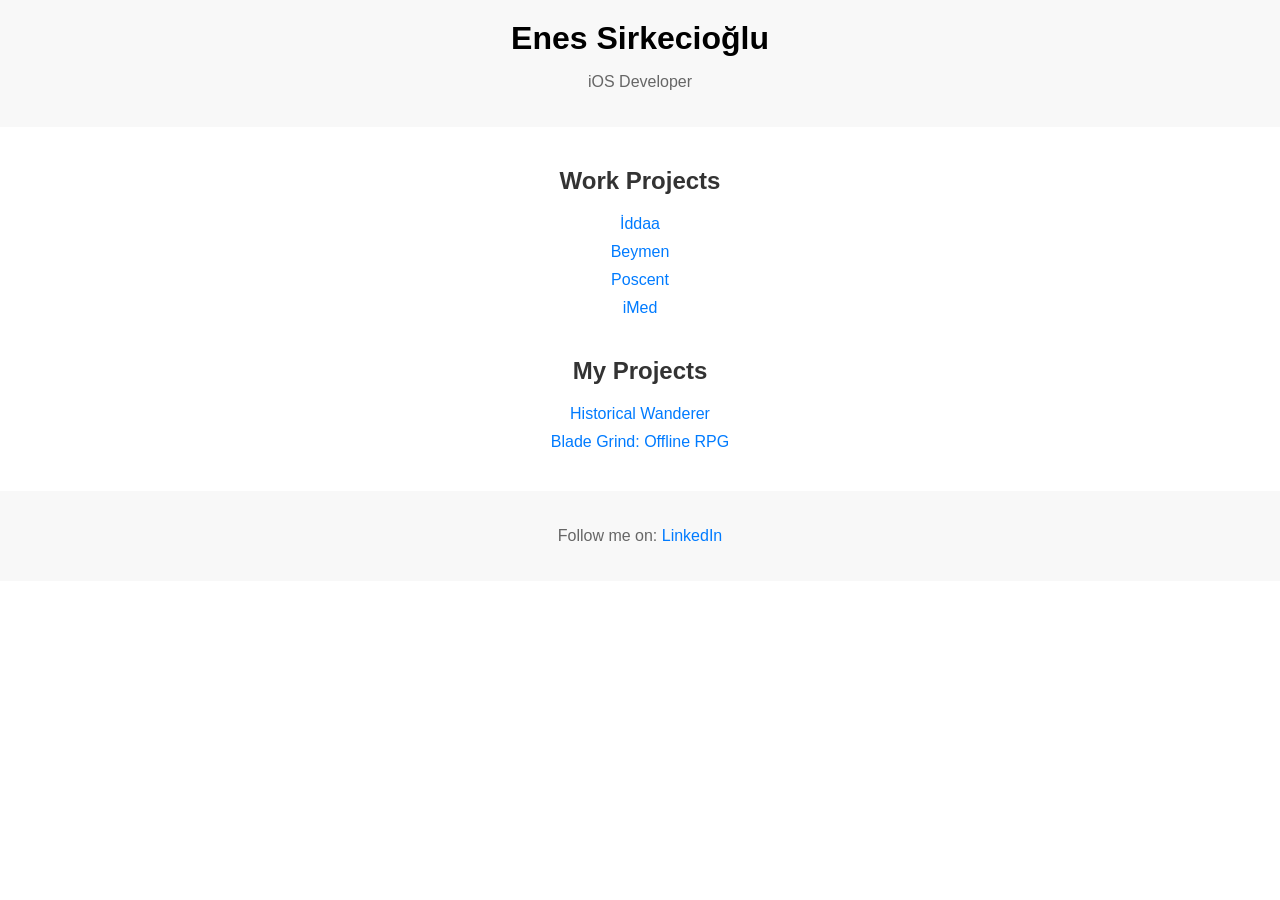
<file: index.html>
<!DOCTYPE html>
<html lang="en">
<head>
    <meta charset="UTF-8">
    <meta name="viewport" content="width=device-width, initial-scale=1.0">
    <title>Enes Sirkecioğlu - iOS Developer</title>
    <link rel="stylesheet" href="style.css">
</head>
<body>
    <header>
        <h1>Enes Sirkecioğlu</h1>
        <p>iOS Developer</p>
    </header>
    <section id="work-projects">
        <h2>Work Projects</h2>
        <ul>
            <li><a href="https://apps.apple.com/tr/app/iddaa-com/id1477847073">İddaa</a></li>
            <li><a href="https://apps.apple.com/tr/app/beymen/id828339291?l=tr">Beymen</a></li>
            <li><a href="https://poscent.com/">Poscent</a></li>
            <li><a href="">iMed</a></li>
        </ul>
    </section>
    <section id="personal-projects">
        <h2>My Projects</h2>
        <ul>
            <li><a href="https://apps.apple.com/us/app/historical-wanderer/id6503242977">Historical Wanderer</a></li>
            <li><a href="blade-grind/index.html">Blade Grind: Offline RPG</a></li>
        </ul>
    </section>
    <footer>
        <p>Follow me on: <a href="https://www.linkedin.com/in/enessirkecioglu/">LinkedIn</a></p>
    </footer>
</body>
</html>
</file>
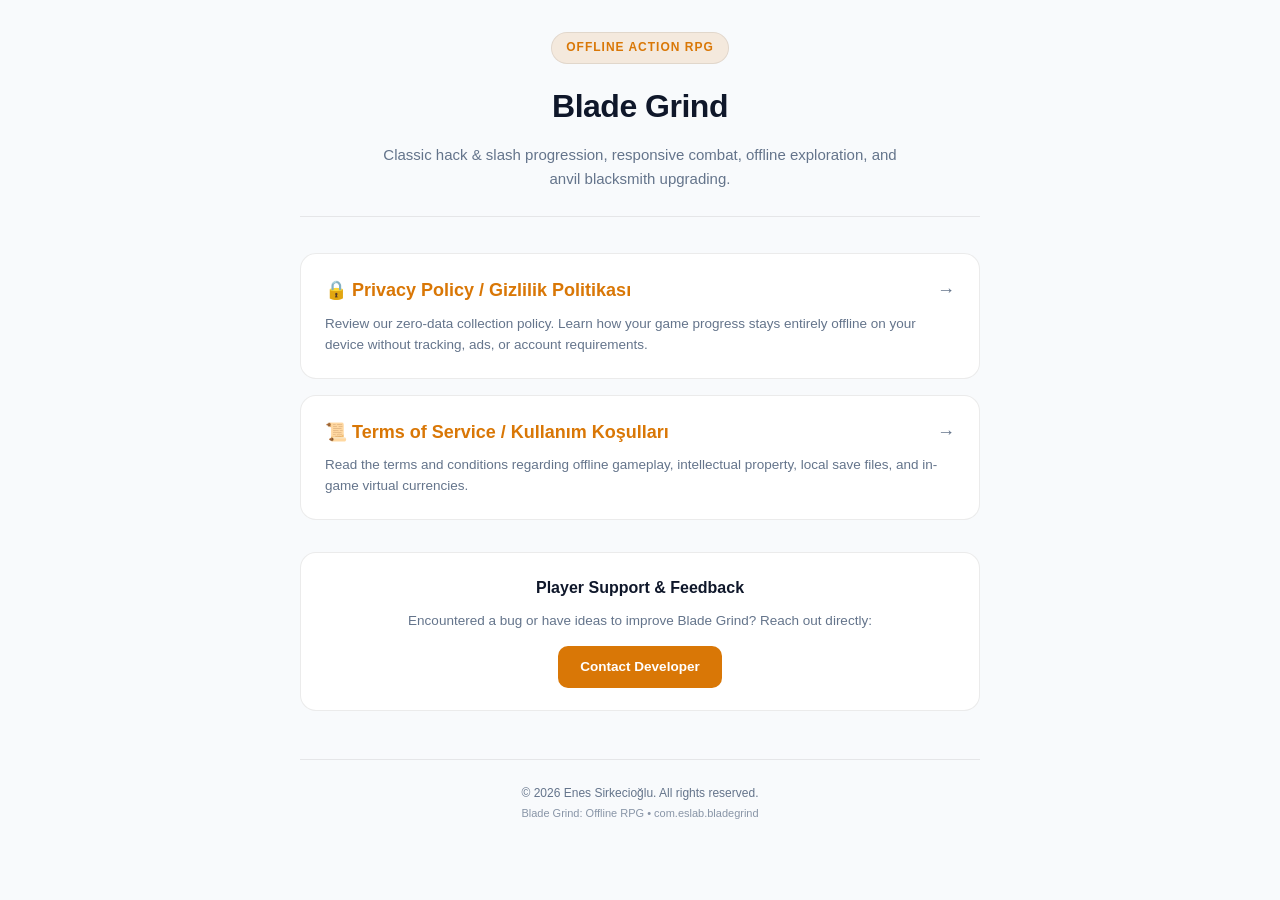
<file: blade-grind/index.html>
<!DOCTYPE html>
<html lang="en">
<head>
    <meta charset="UTF-8">
    <meta name="viewport" content="width=device-width, initial-scale=1.0">
    <title>Blade Grind: Offline RPG - Official Legal & Support Hub</title>
    <style>
        :root {
            --bg-color: #0b0f17;
            --surface-color: #131a26;
            --surface-card: #1c2536;
            --primary: #f59e0b;
            --primary-glow: rgba(245, 158, 11, 0.15);
            --text-main: #f0f4fc;
            --text-muted: #94a3b8;
            --border-color: rgba(255, 255, 255, 0.08);
            --accent: #38bdf8;
        }
        @media (prefers-color-scheme: light) {
            :root {
                --bg-color: #f8fafc;
                --surface-color: #ffffff;
                --surface-card: #f1f5f9;
                --primary: #d97706;
                --primary-glow: rgba(217, 119, 6, 0.12);
                --text-main: #0f172a;
                --text-muted: #64748b;
                --border-color: rgba(0, 0, 0, 0.08);
                --accent: #0284c7;
            }
        }
        * { box-sizing: border-box; margin: 0; padding: 0; }
        body {
            font-family: -apple-system, BlinkMacSystemFont, "Segoe UI", Roboto, Helvetica, Arial, sans-serif;
            background-color: var(--bg-color);
            color: var(--text-main);
            line-height: 1.65;
            padding: 32px 16px;
        }
        .container {
            max-width: 680px;
            margin: 0 auto;
        }
        .hero {
            text-align: center;
            margin-bottom: 36px;
            padding-bottom: 24px;
            border-bottom: 1px solid var(--border-color);
        }
        .badge {
            display: inline-block;
            background: var(--primary-glow);
            color: var(--primary);
            font-size: 12px;
            font-weight: 700;
            text-transform: uppercase;
            letter-spacing: 1px;
            padding: 5px 14px;
            border-radius: 999px;
            margin-bottom: 16px;
            border: 1px solid var(--border-color);
        }
        h1 {
            font-size: 32px;
            font-weight: 800;
            letter-spacing: -0.5px;
            margin-bottom: 10px;
        }
        .tagline {
            font-size: 15px;
            color: var(--text-muted);
            max-width: 520px;
            margin: 0 auto;
        }
        .cards-grid {
            display: grid;
            gap: 16px;
            margin-bottom: 32px;
        }
        .card {
            background: var(--surface-color);
            border: 1px solid var(--border-color);
            border-radius: 16px;
            padding: 22px 24px;
            transition: all 0.2s ease;
            text-decoration: none;
            color: inherit;
            display: block;
        }
        .card:hover {
            transform: translateY(-2px);
            border-color: var(--primary);
            background: var(--surface-card);
        }
        .card-header {
            display: flex;
            align-items: center;
            justify-content: space-between;
            margin-bottom: 8px;
        }
        .card-title {
            font-size: 18px;
            font-weight: 700;
            color: var(--primary);
        }
        .card-arrow {
            font-size: 18px;
            color: var(--text-muted);
        }
        .card-desc {
            font-size: 13.5px;
            color: var(--text-muted);
            line-height: 1.55;
        }
        .support-box {
            background: var(--surface-color);
            border: 1px solid var(--border-color);
            border-radius: 16px;
            padding: 22px 24px;
            text-align: center;
        }
        .support-box h2 {
            font-size: 16px;
            font-weight: 700;
            margin-bottom: 8px;
        }
        .support-box p {
            font-size: 13.5px;
            color: var(--text-muted);
            margin-bottom: 14px;
        }
        .btn-contact {
            display: inline-block;
            background: var(--primary);
            color: #ffffff;
            font-weight: 600;
            font-size: 13.5px;
            padding: 10px 22px;
            border-radius: 10px;
            text-decoration: none;
            transition: opacity 0.2s;
        }
        .btn-contact:hover {
            opacity: 0.9;
        }
        footer {
            margin-top: 48px;
            text-align: center;
            font-size: 12px;
            color: var(--text-muted);
            border-top: 1px solid var(--border-color);
            padding-top: 24px;
        }
    </style>
</head>
<body>
    <div class="container">
        <div class="hero">
            <span class="badge">Offline Action RPG</span>
            <h1>Blade Grind</h1>
            <p class="tagline">Classic hack &amp; slash progression, responsive combat, offline exploration, and anvil blacksmith upgrading.</p>
        </div>

        <div class="cards-grid">
            <a href="privacy.html" class="card">
                <div class="card-header">
                    <span class="card-title">🔒 Privacy Policy / Gizlilik Politikası</span>
                    <span class="card-arrow">→</span>
                </div>
                <p class="card-desc">Review our zero-data collection policy. Learn how your game progress stays entirely offline on your device without tracking, ads, or account requirements.</p>
            </a>

            <a href="terms.html" class="card">
                <div class="card-header">
                    <span class="card-title">📜 Terms of Service / Kullanım Koşulları</span>
                    <span class="card-arrow">→</span>
                </div>
                <p class="card-desc">Read the terms and conditions regarding offline gameplay, intellectual property, local save files, and in-game virtual currencies.</p>
            </a>
        </div>

        <div class="support-box">
            <h2>Player Support &amp; Feedback</h2>
            <p>Encountered a bug or have ideas to improve Blade Grind? Reach out directly:</p>
            <a href="mailto:enes.sirkecioglu1@gmail.com" class="btn-contact">Contact Developer</a>
        </div>

        <footer>
            &copy; 2026 Enes Sirkecioğlu. All rights reserved.<br>
            <span style="font-size: 11px; opacity: 0.75;">Blade Grind: Offline RPG &bull; com.eslab.bladegrind</span>
        </footer>
    </div>
</body>
</html>
</file>
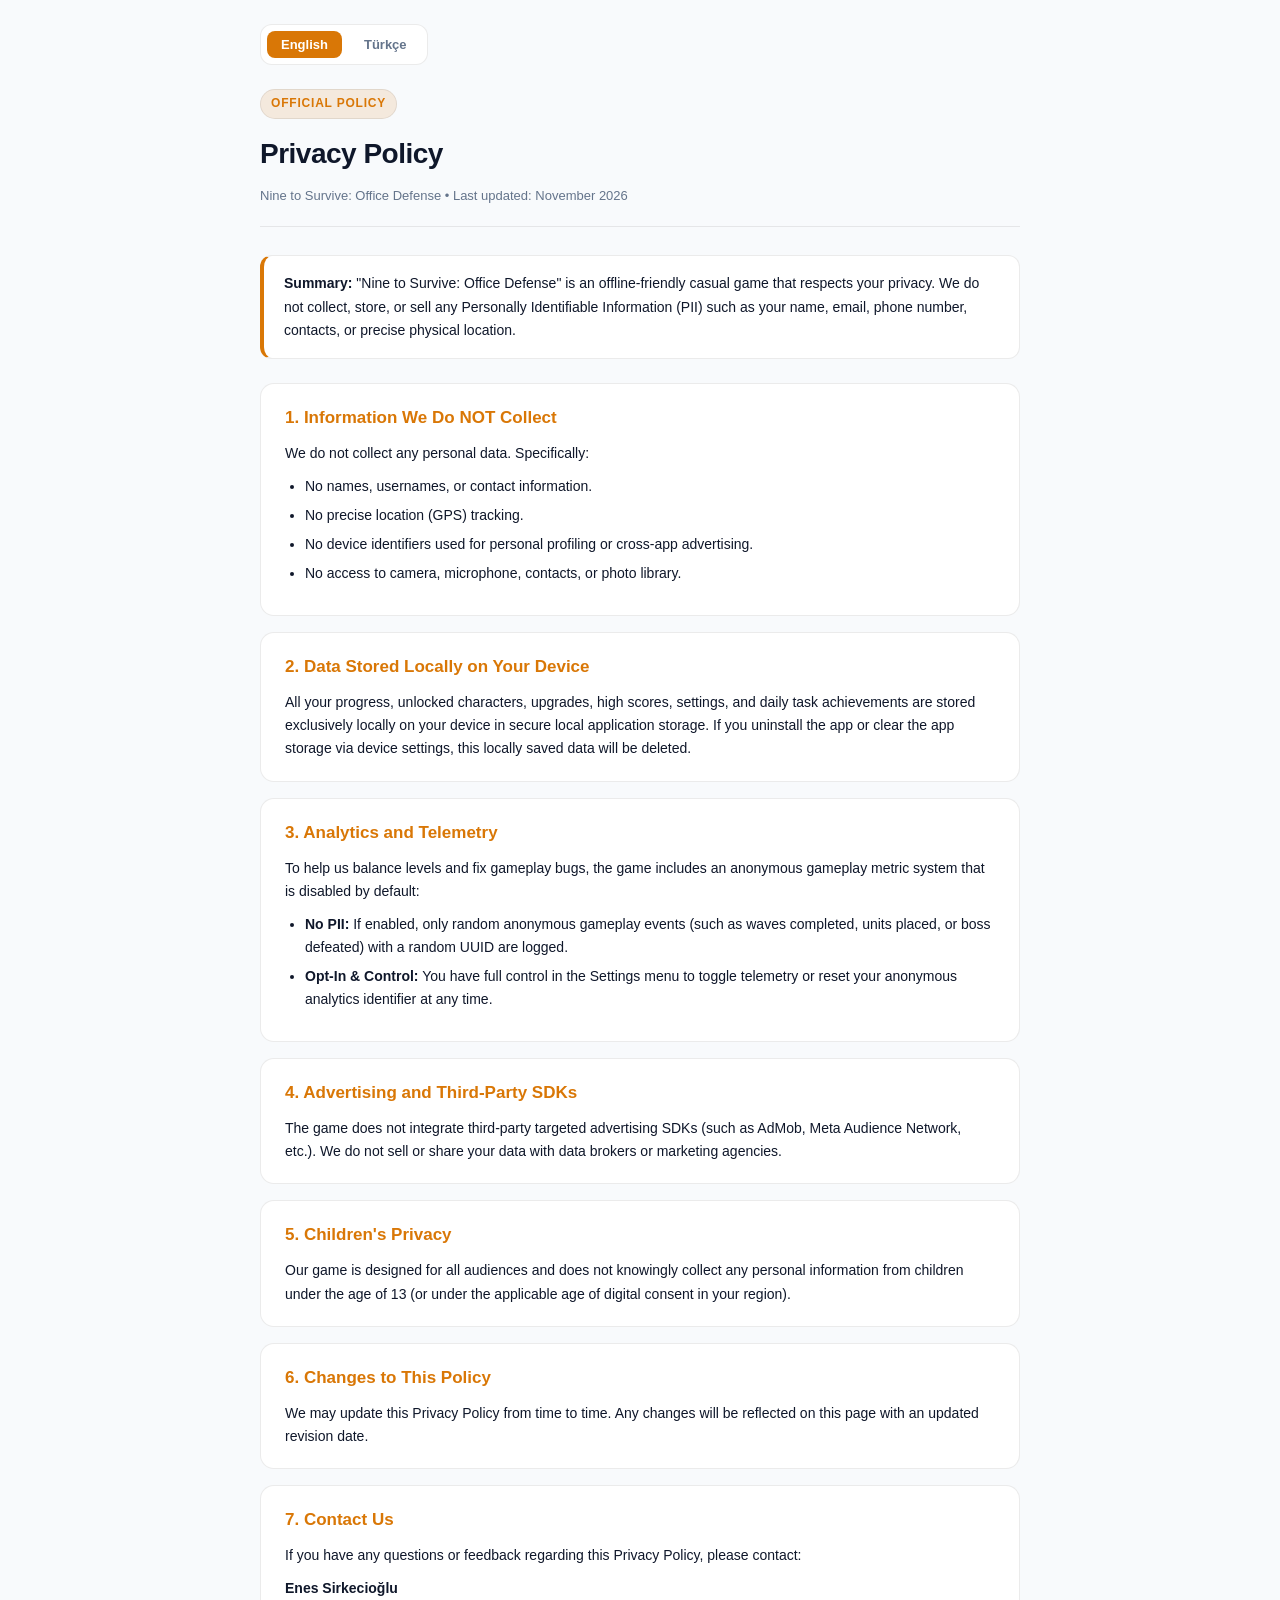
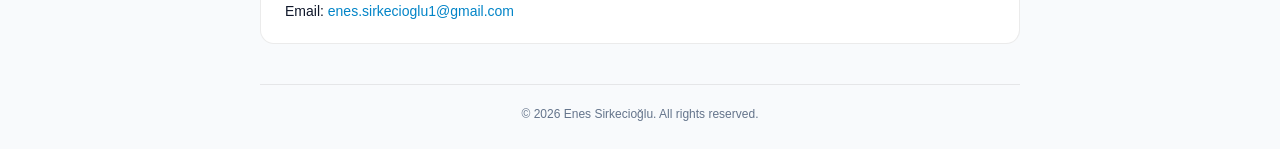
<file: nine-to-survive/index.html>
<!DOCTYPE html>
<html lang="en">
<head>
    <meta charset="UTF-8">
    <meta name="viewport" content="width=device-width, initial-scale=1.0">
    <title>Nine to Survive: Office Defense - Privacy Policy / Gizlilik Politikası</title>
    <style>
        :root {
            --bg-color: #0b0f17;
            --surface-color: #131a26;
            --surface-card: #1c2536;
            --primary: #f59e0b;
            --primary-glow: rgba(245, 158, 11, 0.15);
            --text-main: #f0f4fc;
            --text-muted: #94a3b8;
            --border-color: rgba(255, 255, 255, 0.08);
            --accent: #38bdf8;
        }
        @media (prefers-color-scheme: light) {
            :root {
                --bg-color: #f8fafc;
                --surface-color: #ffffff;
                --surface-card: #f1f5f9;
                --primary: #d97706;
                --primary-glow: rgba(217, 119, 6, 0.12);
                --text-main: #0f172a;
                --text-muted: #64748b;
                --border-color: rgba(0, 0, 0, 0.08);
                --accent: #0284c7;
            }
        }
        * { box-sizing: border-box; margin: 0; padding: 0; }
        body {
            font-family: -apple-system, BlinkMacSystemFont, "Segoe UI", Roboto, Helvetica, Arial, sans-serif;
            background-color: var(--bg-color);
            color: var(--text-main);
            line-height: 1.65;
            padding: 24px 16px;
        }
        .container {
            max-width: 760px;
            margin: 0 auto;
        }
        .lang-switcher {
            display: flex;
            gap: 8px;
            margin-bottom: 24px;
            background: var(--surface-color);
            padding: 6px;
            border-radius: 12px;
            border: 1px solid var(--border-color);
            width: fit-content;
        }
        .lang-btn {
            background: transparent;
            border: none;
            color: var(--text-muted);
            font-size: 13px;
            font-weight: 600;
            padding: 6px 14px;
            border-radius: 8px;
            cursor: pointer;
            transition: all 0.2s ease;
        }
        .lang-btn.active {
            background: var(--primary);
            color: #ffffff;
        }
        header {
            margin-bottom: 28px;
            padding-bottom: 20px;
            border-bottom: 1px solid var(--border-color);
        }
        .badge {
            display: inline-block;
            background: var(--primary-glow);
            color: var(--primary);
            font-size: 12px;
            font-weight: 700;
            text-transform: uppercase;
            letter-spacing: 0.8px;
            padding: 4px 10px;
            border-radius: 999px;
            margin-bottom: 12px;
            border: 1px solid var(--border-color);
        }
        h1 {
            font-size: 28px;
            font-weight: 800;
            letter-spacing: -0.5px;
            margin-bottom: 8px;
        }
        .date {
            font-size: 13px;
            color: var(--text-muted);
        }
        .summary-card {
            background: var(--surface-color);
            border: 1px solid var(--border-color);
            border-left: 4px solid var(--primary);
            border-radius: 12px;
            padding: 16px 20px;
            margin-bottom: 24px;
            font-size: 14px;
        }
        section {
            background: var(--surface-color);
            border: 1px solid var(--border-color);
            border-radius: 14px;
            padding: 20px 24px;
            margin-bottom: 16px;
        }
        h2 {
            font-size: 17px;
            font-weight: 700;
            color: var(--primary);
            margin-bottom: 10px;
        }
        p {
            font-size: 14px;
            margin-bottom: 10px;
        }
        p:last-child {
            margin-bottom: 0;
        }
        ul {
            padding-left: 20px;
            font-size: 14px;
            margin-bottom: 10px;
        }
        li {
            margin-bottom: 6px;
        }
        footer {
            margin-top: 40px;
            text-align: center;
            font-size: 12px;
            color: var(--text-muted);
            border-top: 1px solid var(--border-color);
            padding-top: 20px;
        }
        .lang-content {
            display: none;
        }
        .lang-content.active {
            display: block;
        }
        a {
            color: var(--accent);
            text-decoration: none;
        }
        a:hover {
            text-decoration: underline;
        }
    </style>
</head>
<body>
    <div class="container">
        <div class="lang-switcher">
            <button class="lang-btn" id="btn-en" onclick="setLanguage('en')">English</button>
            <button class="lang-btn" id="btn-tr" onclick="setLanguage('tr')">Türkçe</button>
        </div>

        <!-- ENGLISH CONTENT -->
        <div id="content-en" class="lang-content">
            <header>
                <div class="badge">Official Policy</div>
                <h1>Privacy Policy</h1>
                <p class="date">Nine to Survive: Office Defense &bull; Last updated: November 2026</p>
            </header>

            <div class="summary-card">
                <strong>Summary:</strong> "Nine to Survive: Office Defense" is an offline-friendly casual game that respects your privacy. We do not collect, store, or sell any Personally Identifiable Information (PII) such as your name, email, phone number, contacts, or precise physical location.
            </div>

            <section>
                <h2>1. Information We Do NOT Collect</h2>
                <p>We do not collect any personal data. Specifically:</p>
                <ul>
                    <li>No names, usernames, or contact information.</li>
                    <li>No precise location (GPS) tracking.</li>
                    <li>No device identifiers used for personal profiling or cross-app advertising.</li>
                    <li>No access to camera, microphone, contacts, or photo library.</li>
                </ul>
            </section>

            <section>
                <h2>2. Data Stored Locally on Your Device</h2>
                <p>All your progress, unlocked characters, upgrades, high scores, settings, and daily task achievements are stored exclusively locally on your device in secure local application storage. If you uninstall the app or clear the app storage via device settings, this locally saved data will be deleted.</p>
            </section>

            <section>
                <h2>3. Analytics and Telemetry</h2>
                <p>To help us balance levels and fix gameplay bugs, the game includes an anonymous gameplay metric system that is disabled by default:</p>
                <ul>
                    <li><strong>No PII:</strong> If enabled, only random anonymous gameplay events (such as waves completed, units placed, or boss defeated) with a random UUID are logged.</li>
                    <li><strong>Opt-In & Control:</strong> You have full control in the Settings menu to toggle telemetry or reset your anonymous analytics identifier at any time.</li>
                </ul>
            </section>

            <section>
                <h2>4. Advertising and Third-Party SDKs</h2>
                <p>The game does not integrate third-party targeted advertising SDKs (such as AdMob, Meta Audience Network, etc.). We do not sell or share your data with data brokers or marketing agencies.</p>
            </section>

            <section>
                <h2>5. Children's Privacy</h2>
                <p>Our game is designed for all audiences and does not knowingly collect any personal information from children under the age of 13 (or under the applicable age of digital consent in your region).</p>
            </section>

            <section>
                <h2>6. Changes to This Policy</h2>
                <p>We may update this Privacy Policy from time to time. Any changes will be reflected on this page with an updated revision date.</p>
            </section>

            <section>
                <h2>7. Contact Us</h2>
                <p>If you have any questions or feedback regarding this Privacy Policy, please contact:</p>
                <p><strong>Enes Sirkecioğlu</strong><br>Email: <a href="mailto:enes.sirkecioglu1@gmail.com">enes.sirkecioglu1@gmail.com</a></p>
            </section>
        </div>

        <!-- TURKISH CONTENT -->
        <div id="content-tr" class="lang-content">
            <header>
                <div class="badge">Resmi Politika</div>
                <h1>Gizlilik Politikası</h1>
                <p class="date">Nine to Survive: Office Defense &bull; Son güncelleme: Kasım 2026</p>
            </header>

            <div class="summary-card">
                <strong>Özet:</strong> "Nine to Survive: Office Defense", kullanıcı gizliliğine azami önem veren çevrimdışı öncelikli bir oyundur. Adınız, e-posta adresiniz, telefon numaranız, rehberiniz veya konumunuz gibi hiçbir Kişisel Olarak Tanımlanabilir Bilgiyi (PII) toplamıyor, saklamıyor ve satmıyoruz.
            </div>

            <section>
                <h2>1. Toplamadığımız Veriler</h2>
                <p>Oyunumuz hiçbir kişisel veri toplamaz. Özel olarak:</p>
                <ul>
                    <li>İsim, kullanıcı adı veya iletişim bilgisi toplanmaz.</li>
                    <li>Hassas coğrafi konum (GPS) takibi yapılmaz.</li>
                    <li>Kişisel profil çıkarma veya uygulamalar arası reklam takibi için cihaz kimliği kullanılmaz.</li>
                    <li>Kamera, mikrofon, rehber veya fotoğraf galerisine erişim talep edilmez.</li>
                </ul>
            </section>

            <section>
                <h2>2. Cihazınızda Yerel Olarak Saklanan Veriler</h2>
                <p>Oyun ilerlemeniz, açılan savunmacılar, terfiler, en yüksek skorlar, ayarlar ve günlük görev başarımları yalnızca cihazınızın güvenli yerel depolama alanında saklanır. Uygulamayı cihazınızdan sildiğinizde veya verilerini temizlediğinizde bu yerel kayıtlar silinir.</p>
            </section>

            <section>
                <h2>3. Analitik ve Oyun İçi İstatistikler</h2>
                <p>Oyun dengesini geliştirmek ve hataları tespit etmek amacıyla oyun içinde tamamen anonimleştirilmiş bir telemetri altyapısı bulunmaktadır (varsayılan olarak devre dışıdır):</p>
                <ul>
                    <li><strong>Kişisel Bilgi İçermez:</strong> Yalnızca tamamlanan seviye, yerleştirilen birim gibi oyun içi olaylar rastgele bir kimlik (UUID) ile eşleştirilir.</li>
                    <li><strong>Kullanıcı Kontrolü:</strong> Ayarlar menüsünden telemetriyi dilediğiniz zaman açıp kapatabilir veya anonim kimliğinizi tek dokunuşla sıfırlayabilirsiniz.</li>
                </ul>
            </section>

            <section>
                <h2>4. Reklamlar ve Üçüncü Taraf SDK'lar</h2>
                <p>Oyunumuz üçüncü taraf hedefli reklam ağları (AdMob, Meta Audience Network vb.) içermez. Verileriniz hiçbir veri simsarı, reklam ağı veya üçüncü tarafla paylaşılmaz veya satılmaz.</p>
            </section>

            <section>
                <h2>5. Çocukların Gizliliği</h2>
                <p>Oyunumuz genel kitleye hitap eder ve 13 yaşın (veya bulunduğunuz ülkedeki yasal sınırın) altındaki çocuklardan bilerek hiçbir kişisel bilgi toplamaz.</p>
            </section>

            <section>
                <h2>6. Politika Güncellemeleri</h2>
                <p>Bu gizlilik politikası zaman zaman güncellenebilir. Herhangi bir değişiklik olduğunda güncel sürüm bu sayfada yayınlanacaktır.</p>
            </section>

            <section>
                <h2>7. İletişim</h2>
                <p>Gizlilik politikamızla ilgili herhangi bir sorunuz veya geri bildiriminiz olursa bizimle iletişime geçebilirsiniz:</p>
                <p><strong>Enes Sirkecioğlu</strong><br>E-posta: <a href="mailto:enes.sirkecioglu1@gmail.com">enes.sirkecioglu1@gmail.com</a></p>
            </section>
        </div>

        <footer>
            &copy; 2026 Enes Sirkecioğlu. All rights reserved.
        </footer>
    </div>

    <script>
        function setLanguage(lang) {
            var validLangs = ['tr', 'en'];
            if (!validLangs.includes(lang)) { lang = 'en'; }
            
            document.querySelectorAll('.lang-content').forEach(function(el) {
                el.classList.remove('active');
            });
            document.querySelectorAll('.lang-btn').forEach(function(el) {
                el.classList.remove('active');
            });
            
            var targetContent = document.getElementById('content-' + lang);
            var targetBtn = document.getElementById('btn-' + lang);
            if (targetContent) targetContent.classList.add('active');
            if (targetBtn) targetBtn.classList.add('active');
            
            try {
                var url = new URL(window.location);
                url.searchParams.set('lang', lang);
                window.history.replaceState({}, '', url);
            } catch(e) {}
        }
        
        var params = new URLSearchParams(window.location.search);
        var initialLang = params.get('lang');
        if (!initialLang) {
            var browserLang = (navigator.language || 'en').substring(0, 2).toLowerCase();
            initialLang = (browserLang === 'tr') ? 'tr' : 'en';
        }
        setLanguage(initialLang);
    </script>
</body>
</html>
</file>
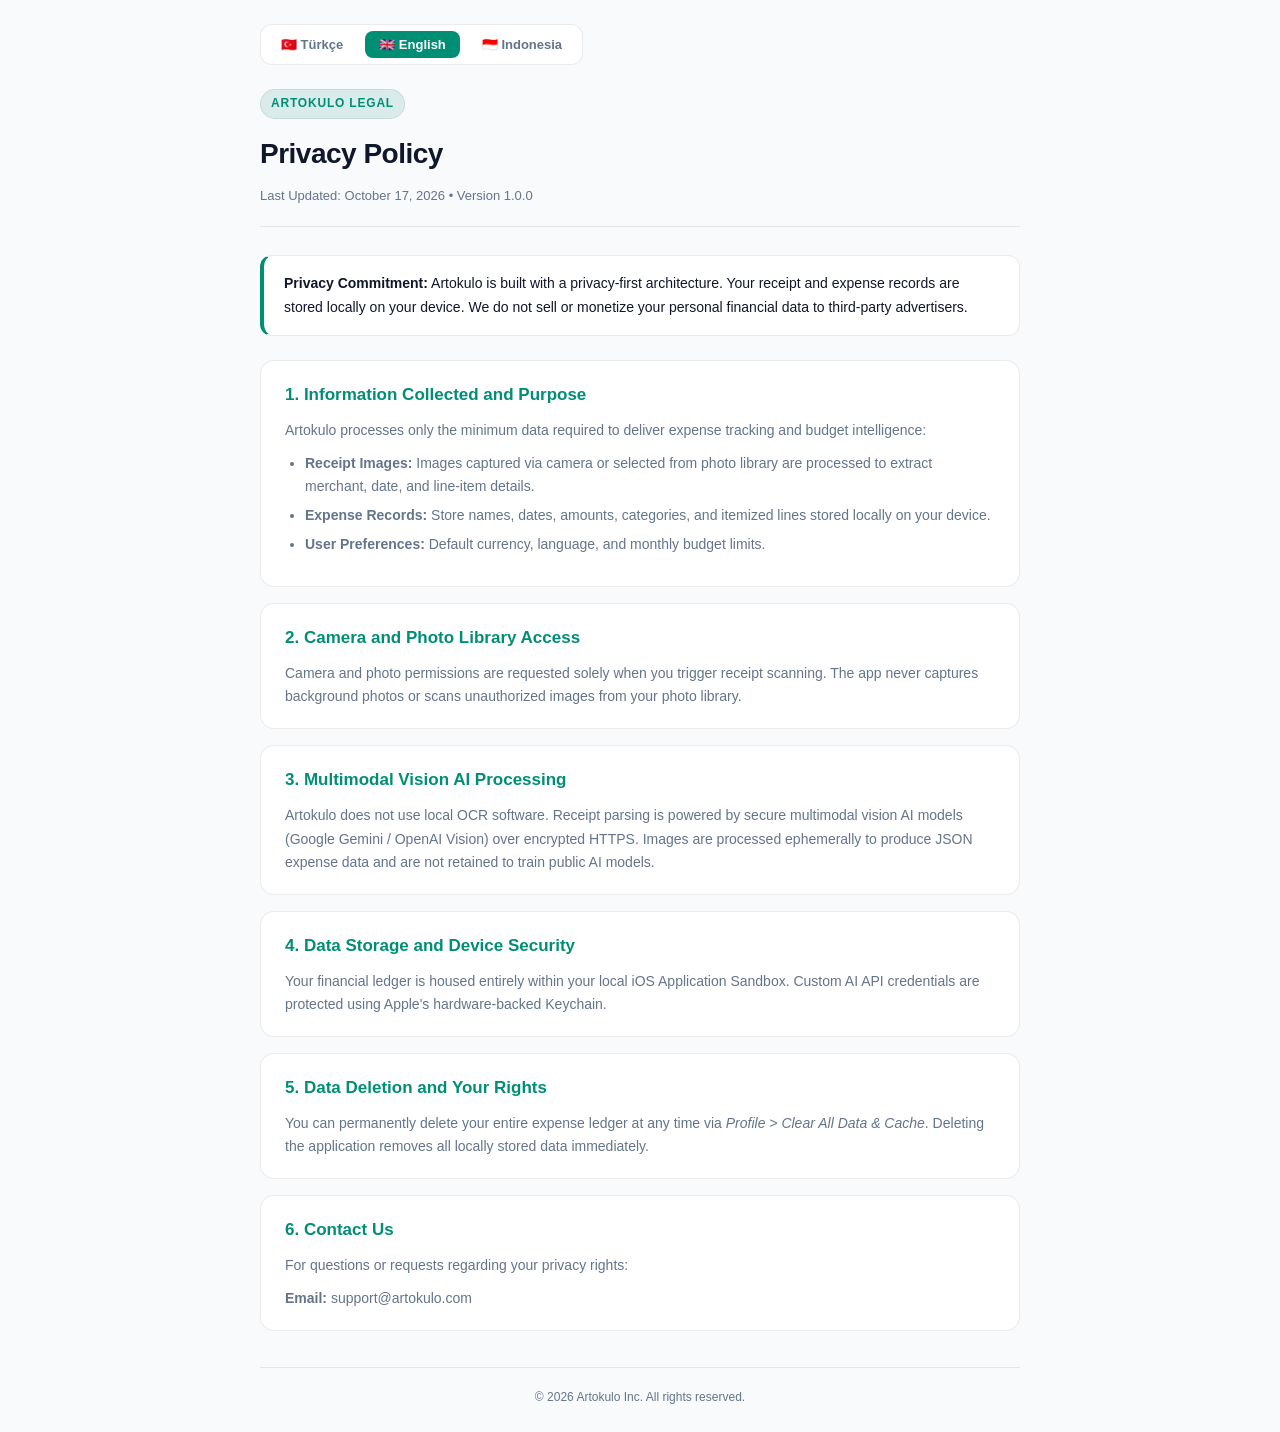
<file: artokulo/privacy.html>
<!DOCTYPE html>
<html lang="tr">
<head>
    <meta charset="UTF-8">
    <meta name="viewport" content="width=device-width, initial-scale=1.0">
    <title>Artokulo - Gizlilik Politikası / Privacy Policy / Kebijakan Privasi</title>
    <style>
        :root {
            --bg-color: #0b0f17;
            --surface-color: #131a26;
            --surface-card: #1c2536;
            --primary: #00c29f;
            --primary-glow: rgba(0, 194, 159, 0.15);
            --text-main: #f0f4fc;
            --text-muted: #94a3b8;
            --border-color: rgba(255, 255, 255, 0.08);
            --accent: #38bdf8;
        }
        @media (prefers-color-scheme: light) {
            :root {
                --bg-color: #f8fafc;
                --surface-color: #ffffff;
                --surface-card: #f1f5f9;
                --primary: #008f75;
                --primary-glow: rgba(0, 143, 117, 0.12);
                --text-main: #0f172a;
                --text-muted: #64748b;
                --border-color: rgba(0, 0, 0, 0.08);
                --accent: #0284c7;
            }
        }
        * { box-sizing: border-box; margin: 0; padding: 0; }
        body {
            font-family: -apple-system, BlinkMacSystemFont, "Segoe UI", Roboto, Helvetica, Arial, sans-serif;
            background-color: var(--bg-color);
            color: var(--text-main);
            line-height: 1.65;
            padding: 24px 16px;
        }
        .container {
            max-width: 760px;
            margin: 0 auto;
        }
        .lang-switcher {
            display: flex;
            gap: 8px;
            margin-bottom: 24px;
            background: var(--surface-color);
            padding: 6px;
            border-radius: 12px;
            border: 1px solid var(--border-color);
            width: fit-content;
        }
        .lang-btn {
            background: transparent;
            border: none;
            color: var(--text-muted);
            font-size: 13px;
            font-weight: 600;
            padding: 6px 14px;
            border-radius: 8px;
            cursor: pointer;
            transition: all 0.2s ease;
        }
        .lang-btn.active {
            background: var(--primary);
            color: #ffffff;
        }
        header {
            margin-bottom: 28px;
            padding-bottom: 20px;
            border-bottom: 1px solid var(--border-color);
        }
        .badge {
            display: inline-block;
            background: var(--primary-glow);
            color: var(--primary);
            font-size: 12px;
            font-weight: 700;
            text-transform: uppercase;
            letter-spacing: 0.8px;
            padding: 4px 10px;
            border-radius: 999px;
            margin-bottom: 12px;
            border: 1px solid var(--border-color);
        }
        h1 {
            font-size: 28px;
            font-weight: 800;
            letter-spacing: -0.5px;
            margin-bottom: 8px;
        }
        .date {
            font-size: 13px;
            color: var(--text-muted);
        }
        .summary-card {
            background: var(--surface-color);
            border: 1px solid var(--border-color);
            border-left: 4px solid var(--primary);
            border-radius: 12px;
            padding: 16px 20px;
            margin-bottom: 24px;
            font-size: 14px;
        }
        section {
            background: var(--surface-color);
            border: 1px solid var(--border-color);
            border-radius: 14px;
            padding: 20px 24px;
            margin-bottom: 16px;
        }
        h2 {
            font-size: 17px;
            font-weight: 700;
            color: var(--primary);
            margin-bottom: 10px;
        }
        p {
            font-size: 14px;
            color: var(--text-muted);
            margin-bottom: 10px;
        }
        p:last-child { margin-bottom: 0; }
        ul {
            margin-left: 20px;
            margin-bottom: 10px;
            color: var(--text-muted);
            font-size: 14px;
        }
        li { margin-bottom: 6px; }
        .lang-content { display: none; }
        .lang-content.active { display: block; }
        footer {
            text-align: center;
            font-size: 12px;
            color: var(--text-muted);
            margin-top: 36px;
            padding-top: 20px;
            border-top: 1px solid var(--border-color);
        }
    </style>
</head>
<body>
    <div class="container">
        <!-- Language Switcher -->
        <div class="lang-switcher">
            <button class="lang-btn" onclick="setLanguage('tr')" id="btn-tr">🇹🇷 Türkçe</button>
            <button class="lang-btn" onclick="setLanguage('en')" id="btn-en">🇬🇧 English</button>
            <button class="lang-btn" onclick="setLanguage('id')" id="btn-id">🇮🇩 Indonesia</button>
        </div>

        <!-- ================= TURKISH CONTENT ================= -->
        <div class="lang-content" id="content-tr">
            <header>
                <span class="badge">Artokulo Yasal</span>
                <h1>Gizlilik Politikası</h1>
                <p class="date">Son Güncelleme: 17 Ekim 2026 • Sürüm 1.0.0</p>
            </header>

            <div class="summary-card">
                <strong>Gizlilik İlkemiz:</strong> Artokulo, gizliliğinizi en üst düzeyde korumayı taahhüt eder. Harcama ve fiş verileriniz cihazınızda yerel olarak saklanır. Kişisel verileriniz hiçbir üçüncü tarafa veya reklam şirketine satılmaz.
            </div>

            <section>
                <h2>1. Toplanan Veriler ve Kullanım Amacı</h2>
                <p>Artokulo uygulaması yalnızca kişisel bütçe ve harcama yönetimi işlevlerini sunmak amacıyla aşağıdaki verileri işler:</p>
                <ul>
                    <li><strong>Fiş Görselleri:</strong> Kamera veya fotoğraf galerisinden seçtiğiniz fişler, satır bazlı ürün ve harcama kalemlerini ayrıştırmak amacıyla işlenir.</li>
                    <li><strong>Harcama Kayıtları:</strong> Mağaza adı, tarih, para birimi, kategori ve sepet ürünleri cihazınızın güvenli yerel depolama alanında tutulur.</li>
                    <li><strong>Kullanıcı Tercihleri:</strong> Para birimi, dil tercihi ve aylık bütçe limitiniz.</li>
                </ul>
            </section>

            <section>
                <h2>2. Kamera ve Fotoğraf İzinleri</h2>
                <p>Uygulama, yalnızca sizin onayınızla ve fiş tarama butonuna bastığınızda kamera ve fotoğraf kitaplığına erişir. Bu izinler arka planda gizlice fotoğraf çekmek veya galerinizdeki diğer fotoğrafları taramak için asla kullanılmaz.</p>
            </section>

            <section>
                <h2>3. Çok Modlu Yapay Zekâ (Multimodal Vision AI)</h2>
                <p>Uygulamada yerel OCR tarayıcı kullanılmamaktadır. Fiş analizleri, doğrudan çok modlu yapay zekâ görme modelleri (Google Gemini / OpenAI Vision) aracılığıyla şifreli HTTPS bağlantısı üzerinden gerçekleştirilir. Fiş görseli yalnızca JSON verisi üretmek amacıyla tek seferlik işlenir ve yapay zekâ modellerinin genel eğitimi için saklanmaz.</p>
            </section>

            <section>
                <h2>4. Veri Saklama ve Güvenlik</h2>
                <p>Tüm harcama geçmişiniz cihazınızın güvenli koruma alanında (App Sandbox) saklanır. Harici API anahtarlarınız Apple iOS Keychain üzerinde donanımsal düzeyde şifrelenerek korunur.</p>
            </section>

            <section>
                <h2>5. Veri Silme ve Kullanıcı Hakları</h2>
                <p>Dilediğiniz zaman uygulama içindeki <em>Profil &gt; Verileri ve Önbelleği Sıfırla</em> seçeneğini kullanarak tüm harcama geçmişinizi kalıcı olarak silebilirsiniz. Uygulama cihazdan kaldırıldığında tüm yerel veriler otomatik olarak imha edilir.</p>
            </section>

            <section>
                <h2>6. İletişim</h2>
                <p>Gizlilik politikamız ile ilgili her türlü soru için:</p>
                <p><strong>E-posta:</strong> support@artokulo.com</p>
            </section>
        </div>

        <!-- ================= ENGLISH CONTENT ================= -->
        <div class="lang-content" id="content-en">
            <header>
                <span class="badge">Artokulo Legal</span>
                <h1>Privacy Policy</h1>
                <p class="date">Last Updated: October 17, 2026 • Version 1.0.0</p>
            </header>

            <div class="summary-card">
                <strong>Privacy Commitment:</strong> Artokulo is built with a privacy-first architecture. Your receipt and expense records are stored locally on your device. We do not sell or monetize your personal financial data to third-party advertisers.
            </div>

            <section>
                <h2>1. Information Collected and Purpose</h2>
                <p>Artokulo processes only the minimum data required to deliver expense tracking and budget intelligence:</p>
                <ul>
                    <li><strong>Receipt Images:</strong> Images captured via camera or selected from photo library are processed to extract merchant, date, and line-item details.</li>
                    <li><strong>Expense Records:</strong> Store names, dates, amounts, categories, and itemized lines stored locally on your device.</li>
                    <li><strong>User Preferences:</strong> Default currency, language, and monthly budget limits.</li>
                </ul>
            </section>

            <section>
                <h2>2. Camera and Photo Library Access</h2>
                <p>Camera and photo permissions are requested solely when you trigger receipt scanning. The app never captures background photos or scans unauthorized images from your photo library.</p>
            </section>

            <section>
                <h2>3. Multimodal Vision AI Processing</h2>
                <p>Artokulo does not use local OCR software. Receipt parsing is powered by secure multimodal vision AI models (Google Gemini / OpenAI Vision) over encrypted HTTPS. Images are processed ephemerally to produce JSON expense data and are not retained to train public AI models.</p>
            </section>

            <section>
                <h2>4. Data Storage and Device Security</h2>
                <p>Your financial ledger is housed entirely within your local iOS Application Sandbox. Custom AI API credentials are protected using Apple's hardware-backed Keychain.</p>
            </section>

            <section>
                <h2>5. Data Deletion and Your Rights</h2>
                <p>You can permanently delete your entire expense ledger at any time via <em>Profile &gt; Clear All Data &amp; Cache</em>. Deleting the application removes all locally stored data immediately.</p>
            </section>

            <section>
                <h2>6. Contact Us</h2>
                <p>For questions or requests regarding your privacy rights:</p>
                <p><strong>Email:</strong> support@artokulo.com</p>
            </section>
        </div>

        <!-- ================= INDONESIAN CONTENT ================= -->
        <div class="lang-content" id="content-id">
            <header>
                <span class="badge">Legal Artokulo</span>
                <h1>Kebijakan Privasi</h1>
                <p class="date">Terakhir Diperbarui: 17 Oktober 2026 • Versi 1.0.0</p>
            </header>

            <div class="summary-card">
                <strong>Komitmen Privasi:</strong> Artokulo dirancang dengan prinsip privasi utama. Data struk dan pengeluaran Anda disimpan secara lokal di perangkat Anda. Kami tidak pernah menjual data pribadi atau keuangan Anda kepada pihak ketiga atau pengiklan.
            </div>

            <section>
                <h2>1. Data yang Dikumpulkan dan Tujuannya</h2>
                <p>Aplikasi Artokulo hanya memproses data yang diperlukan untuk pengelolaan anggaran dan pengeluaran pribadi:</p>
                <ul>
                    <li><strong>Foto Struk Belanja:</strong> Foto yang diambil dengan kamera atau galeri diproses untuk mengekstrak nama toko, tanggal, dan rincian barang.</li>
                    <li><strong>Catatan Pengeluaran:</strong> Nominal, mata uang, kategori, dan barang yang disimpan di penyimpanan lokal perangkat.</li>
                    <li><strong>Preferensi Pengguna:</strong> Mata uang pilihan, bahasa, dan batas anggaran bulanan.</li>
                </ul>
            </section>

            <section>
                <h2>2. Izin Kamera dan Galeri Foto</h2>
                <p>Akses kamera dan galeri hanya diminta atas persetujuan Anda saat memindai struk. Aplikasi tidak pernah mengambil foto di latar belakang atau mengakses foto lain tanpa izin Anda.</p>
            </section>

            <section>
                <h2>3. Pemrosesan Multimodal Vision AI</h2>
                <p>Aplikasi ini tidak menggunakan OCR lokal. Pemindaian struk dilakukan langsung menggunakan model kecerdasan buatan visual mutakhir (Google Gemini / OpenAI Vision) melalui koneksi terenkripsi HTTPS. Foto hanya dianalisis satu kali untuk menghasilkan data JSON dan tidak digunakan untuk melatih model AI umum.</p>
            </section>

            <section>
                <h2>4. Keamanan dan Penyimpanan Data</h2>
                <p>Semua riwayat pengeluaran Anda disimpan di lingkungan aman perangkat (iOS Sandbox). Kunci API eksternal dilindungi menggunakan enkripsi perangkat keras Apple Keychain.</p>
            </section>

            <section>
                <h2>5. Penghapusan Data dan Hak Pengguna</h2>
                <p>Anda dapat menghapus seluruh riwayat pengeluaran kapan saja melalui menu <em>Profil &gt; Hapus Cache &amp; Data</em>. Menghapus aplikasi dari perangkat akan langsung memusnahkan seluruh data lokal.</p>
            </section>

            <section>
                <h2>6. Kontak Kami</h2>
                <p>Jika ada pertanyaan terkait kebijakan privasi ini:</p>
                <p><strong>Email:</strong> support@artokulo.com</p>
            </section>
        </div>

        <footer>
            &copy; 2026 Artokulo Inc. All rights reserved.
        </footer>
    </div>

    <script>
        function setLanguage(lang) {
            var validLangs = ['tr', 'en', 'id'];
            if (!validLangs.includes(lang)) { lang = 'en'; }
            
            document.querySelectorAll('.lang-content').forEach(function(el) {
                el.classList.remove('active');
            });
            document.querySelectorAll('.lang-btn').forEach(function(el) {
                el.classList.remove('active');
            });
            
            var targetContent = document.getElementById('content-' + lang);
            var targetBtn = document.getElementById('btn-' + lang);
            if (targetContent) targetContent.classList.add('active');
            if (targetBtn) targetBtn.classList.add('active');
            
            try {
                var url = new URL(window.location);
                url.searchParams.set('lang', lang);
                window.history.replaceState({}, '', url);
            } catch(e) {}
        }
        
        // Read URL param or navigator language
        var params = new URLSearchParams(window.location.search);
        var initialLang = params.get('lang');
        if (!initialLang) {
            var browserLang = (navigator.language || 'en').substring(0, 2).toLowerCase();
            initialLang = (browserLang === 'tr' || browserLang === 'id') ? browserLang : 'en';
        }
        setLanguage(initialLang);
    </script>
</body>
</html>
</file>
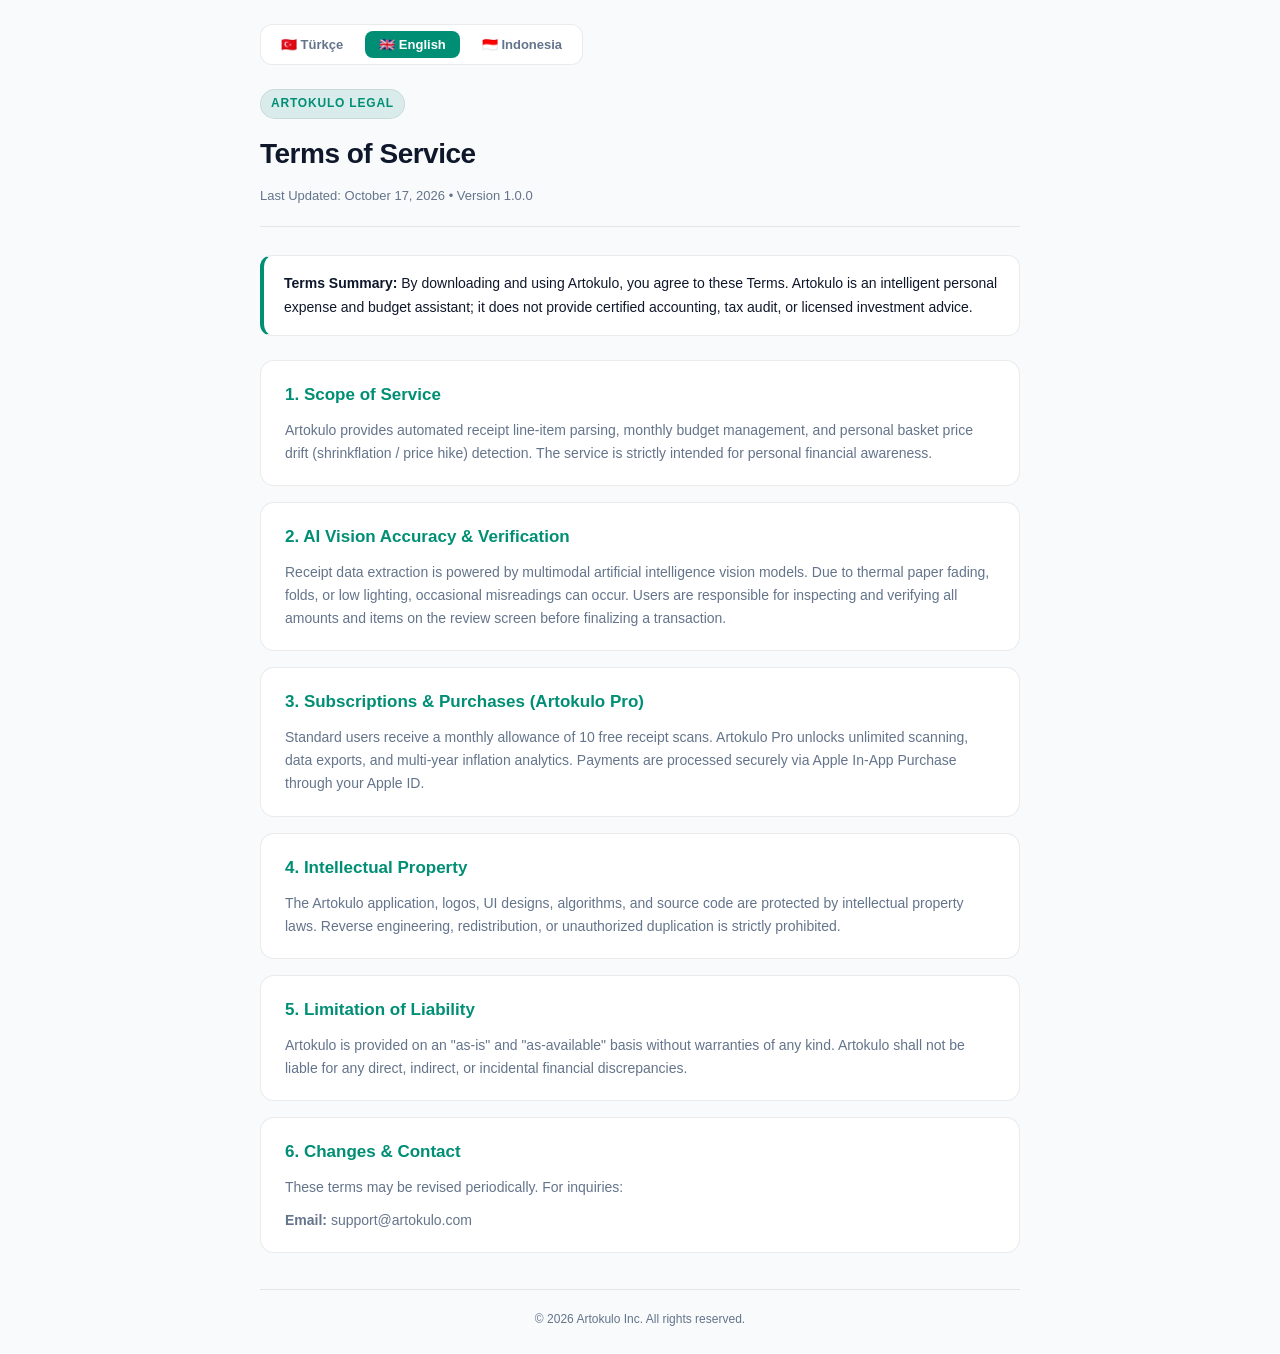
<file: artokulo/terms.html>
<!DOCTYPE html>
<html lang="tr">
<head>
    <meta charset="UTF-8">
    <meta name="viewport" content="width=device-width, initial-scale=1.0">
    <title>Artokulo - Kullanım Koşulları / Terms of Service / Ketentuan Layanan</title>
    <style>
        :root {
            --bg-color: #0b0f17;
            --surface-color: #131a26;
            --surface-card: #1c2536;
            --primary: #00c29f;
            --primary-glow: rgba(0, 194, 159, 0.15);
            --text-main: #f0f4fc;
            --text-muted: #94a3b8;
            --border-color: rgba(255, 255, 255, 0.08);
            --accent: #38bdf8;
        }
        @media (prefers-color-scheme: light) {
            :root {
                --bg-color: #f8fafc;
                --surface-color: #ffffff;
                --surface-card: #f1f5f9;
                --primary: #008f75;
                --primary-glow: rgba(0, 143, 117, 0.12);
                --text-main: #0f172a;
                --text-muted: #64748b;
                --border-color: rgba(0, 0, 0, 0.08);
                --accent: #0284c7;
            }
        }
        * { box-sizing: border-box; margin: 0; padding: 0; }
        body {
            font-family: -apple-system, BlinkMacSystemFont, "Segoe UI", Roboto, Helvetica, Arial, sans-serif;
            background-color: var(--bg-color);
            color: var(--text-main);
            line-height: 1.65;
            padding: 24px 16px;
        }
        .container {
            max-width: 760px;
            margin: 0 auto;
        }
        .lang-switcher {
            display: flex;
            gap: 8px;
            margin-bottom: 24px;
            background: var(--surface-color);
            padding: 6px;
            border-radius: 12px;
            border: 1px solid var(--border-color);
            width: fit-content;
        }
        .lang-btn {
            background: transparent;
            border: none;
            color: var(--text-muted);
            font-size: 13px;
            font-weight: 600;
            padding: 6px 14px;
            border-radius: 8px;
            cursor: pointer;
            transition: all 0.2s ease;
        }
        .lang-btn.active {
            background: var(--primary);
            color: #ffffff;
        }
        header {
            margin-bottom: 28px;
            padding-bottom: 20px;
            border-bottom: 1px solid var(--border-color);
        }
        .badge {
            display: inline-block;
            background: var(--primary-glow);
            color: var(--primary);
            font-size: 12px;
            font-weight: 700;
            text-transform: uppercase;
            letter-spacing: 0.8px;
            padding: 4px 10px;
            border-radius: 999px;
            margin-bottom: 12px;
            border: 1px solid var(--border-color);
        }
        h1 {
            font-size: 28px;
            font-weight: 800;
            letter-spacing: -0.5px;
            margin-bottom: 8px;
        }
        .date {
            font-size: 13px;
            color: var(--text-muted);
        }
        .summary-card {
            background: var(--surface-color);
            border: 1px solid var(--border-color);
            border-left: 4px solid var(--primary);
            border-radius: 12px;
            padding: 16px 20px;
            margin-bottom: 24px;
            font-size: 14px;
        }
        section {
            background: var(--surface-color);
            border: 1px solid var(--border-color);
            border-radius: 14px;
            padding: 20px 24px;
            margin-bottom: 16px;
        }
        h2 {
            font-size: 17px;
            font-weight: 700;
            color: var(--primary);
            margin-bottom: 10px;
        }
        p {
            font-size: 14px;
            color: var(--text-muted);
            margin-bottom: 10px;
        }
        p:last-child { margin-bottom: 0; }
        ul {
            margin-left: 20px;
            margin-bottom: 10px;
            color: var(--text-muted);
            font-size: 14px;
        }
        li { margin-bottom: 6px; }
        .lang-content { display: none; }
        .lang-content.active { display: block; }
        footer {
            text-align: center;
            font-size: 12px;
            color: var(--text-muted);
            margin-top: 36px;
            padding-top: 20px;
            border-top: 1px solid var(--border-color);
        }
    </style>
</head>
<body>
    <div class="container">
        <!-- Language Switcher -->
        <div class="lang-switcher">
            <button class="lang-btn" onclick="setLanguage('tr')" id="btn-tr">🇹🇷 Türkçe</button>
            <button class="lang-btn" onclick="setLanguage('en')" id="btn-en">🇬🇧 English</button>
            <button class="lang-btn" onclick="setLanguage('id')" id="btn-id">🇮🇩 Indonesia</button>
        </div>

        <!-- ================= TURKISH CONTENT ================= -->
        <div class="lang-content" id="content-tr">
            <header>
                <span class="badge">Artokulo Yasal</span>
                <h1>Kullanım Koşulları</h1>
                <p class="date">Son Güncelleme: 17 Ekim 2026 • Sürüm 1.0.0</p>
            </header>

            <div class="summary-card">
                <strong>Kullanım Şartları Özeti:</strong> Artokulo uygulamasını indirerek bu sözleşmedeki şartları kabul etmiş olursunuz. Artokulo, kişisel finans ve bütçe yönetimi sağlayan bir yardımcı araçtır; resmi muhasebe, vergi danışmanlığı veya yatırım tavsiyesi sunmaz.
            </div>

            <section>
                <h2>1. Hizmetin Kapsamı</h2>
                <p>Artokulo; fiş görseli ayrıştırma, harcama gruplama, aylık bütçe kotası ve ürün bazlı fiyat sapması (shrinkflation / gizli zam) analitiği sağlar. Uygulama kişisel bütçe farkındalığı oluşturmak amacıyla geliştirilmiştir.</p>
            </section>

            <section>
                <h2>2. Yapay Zekâ Doğruluğu ve Kullanıcı Sorumluluğu</h2>
                <p>Uygulama, fiş üzerindeki harcama kalemlerini çok modlu yapay zekâ görme modelleri ile çözümler. Buruşuk, silik veya kötü aydınlatılmış fişlerde nadiren de olsa hatalı okuma yapılabilir. Kullanıcılar, fiş tarandıktan sonra açılan inceleme ekranında harcama tutarlarını ve ürünleri doğrulamakla sorumludur.</p>
            </section>

            <section>
                <h2>3. Abonelik ve Ücretlendirme (Artokulo Pro)</h2>
                <p>Standart kullanıcılar aylık 10 adet ücretsiz fiş tarama hakkına sahiptir. Sınırsız fiş taraması ve derinlemesine enflasyon geçmişi analizleri için Artokulo Pro aboneliği sunulur. Abonelik ödemeleri kullanıcının Apple Kimliği / App Store hesabı üzerinden yürütülür.</p>
            </section>

            <section>
                <h2>4. Fikri Mülkiyet Hakları</h2>
                <p>Artokulo logosu, kullanıcı arayüzü tasarımı, algoritmaları ve tüm materyalleri telif hakkı ile korunmaktadır. Kopyalanamaz, çoğaltılamaz veya tersine mühendisliğe tabi tutulamaz.</p>
            </section>

            <section>
                <h2>5. Sorumluluğun Sınırlandırılması</h2>
                <p>Artokulo, uygulamanın kullanımından kaynaklanabilecek doğrudan veya dolaylı maddi veya manevi kayıplardan sorumlu tutulamaz. Yazılım "olduğu gibi" (as-is) sunulur.</p>
            </section>

            <section>
                <h2>6. Değişiklikler ve İletişim</h2>
                <p>Kullanım koşulları zaman zaman güncellenebilir. Herhangi bir sorunuz için:</p>
                <p><strong>E-posta:</strong> support@artokulo.com</p>
            </section>
        </div>

        <!-- ================= ENGLISH CONTENT ================= -->
        <div class="lang-content" id="content-en">
            <header>
                <span class="badge">Artokulo Legal</span>
                <h1>Terms of Service</h1>
                <p class="date">Last Updated: October 17, 2026 • Version 1.0.0</p>
            </header>

            <div class="summary-card">
                <strong>Terms Summary:</strong> By downloading and using Artokulo, you agree to these Terms. Artokulo is an intelligent personal expense and budget assistant; it does not provide certified accounting, tax audit, or licensed investment advice.
            </div>

            <section>
                <h2>1. Scope of Service</h2>
                <p>Artokulo provides automated receipt line-item parsing, monthly budget management, and personal basket price drift (shrinkflation / price hike) detection. The service is strictly intended for personal financial awareness.</p>
            </section>

            <section>
                <h2>2. AI Vision Accuracy &amp; Verification</h2>
                <p>Receipt data extraction is powered by multimodal artificial intelligence vision models. Due to thermal paper fading, folds, or low lighting, occasional misreadings can occur. Users are responsible for inspecting and verifying all amounts and items on the review screen before finalizing a transaction.</p>
            </section>

            <section>
                <h2>3. Subscriptions &amp; Purchases (Artokulo Pro)</h2>
                <p>Standard users receive a monthly allowance of 10 free receipt scans. Artokulo Pro unlocks unlimited scanning, data exports, and multi-year inflation analytics. Payments are processed securely via Apple In-App Purchase through your Apple ID.</p>
            </section>

            <section>
                <h2>4. Intellectual Property</h2>
                <p>The Artokulo application, logos, UI designs, algorithms, and source code are protected by intellectual property laws. Reverse engineering, redistribution, or unauthorized duplication is strictly prohibited.</p>
            </section>

            <section>
                <h2>5. Limitation of Liability</h2>
                <p>Artokulo is provided on an "as-is" and "as-available" basis without warranties of any kind. Artokulo shall not be liable for any direct, indirect, or incidental financial discrepancies.</p>
            </section>

            <section>
                <h2>6. Changes &amp; Contact</h2>
                <p>These terms may be revised periodically. For inquiries:</p>
                <p><strong>Email:</strong> support@artokulo.com</p>
            </section>
        </div>

        <!-- ================= INDONESIAN CONTENT ================= -->
        <div class="lang-content" id="content-id">
            <header>
                <span class="badge">Legal Artokulo</span>
                <h1>Ketentuan Layanan</h1>
                <p class="date">Terakhir Diperbarui: 17 Oktober 2026 • Versi 1.0.0</p>
            </header>

            <div class="summary-card">
                <strong>Ringkasan Ketentuan:</strong> Dengan mengunduh dan menggunakan Artokulo, Anda menyetujui ketentuan ini. Artokulo adalah asisten pengeluaran pribadi cerdas; aplikasi ini bukan layanan akuntansi resmi, penasihat pajak, atau konsultan keuangan berlisensi.
            </div>

            <section>
                <h2>1. Cakupan Layanan</h2>
                <p>Artokulo menyediakan pemindaian struk berbasis item, pemantauan batas anggaran bulanan, dan deteksi lonjakan harga serta pengecilan kemasan (shrinkflation). Layanan ini ditujukan murni untuk pengelolaan keuangan pribadi.</p>
            </section>

            <section>
                <h2>2. Akurasi Vision AI &amp; Tanggung Jawab Pengguna</h2>
                <p>Pengekstrakan data struk dilakukan menggunakan model kecerdasan buatan visual mutakhir (Multimodal Vision AI). Kertas struk yang buram atau pencahayaan minim dapat memengaruhi hasil. Pengguna bertanggung jawab untuk memeriksa dan memastikan nominal pada layar peninjauan sebelum menyimpan transaksi.</p>
            </section>

            <section>
                <h2>3. Langganan &amp; Paket Pro</h2>
                <p>Pengguna standar mendapatkan 10 kali pemindaian struk gratis setiap bulan. Paket Artokulo Pro menawarkan pemindaian tak terbatas dan analisis inflasi mendalam. Pembayaran diproses dengan aman melalui Apple In-App Purchase.</p>
            </section>

            <section>
                <h2>4. Hak Kekayaan Intelektual</h2>
                <p>Seluruh desain antarmuka, logo, algoritma, dan materi aplikasi Artokulo dilindungi oleh undang-undang hak cipta. Dilarang keras melakukan rekayasa balik atau menyalin materi tanpa izin tertulis.</p>
            </section>

            <section>
                <h2>5. Batasan Tanggung Jawab</h2>
                <p>Aplikasi ini disediakan "sebagaimana adanya". Artokulo tidak bertanggung jawab atas kerugian finansial langsung maupun tidak langsung yang timbul dari penggunaan aplikasi.</p>
            </section>

            <section>
                <h2>6. Kontak Kami</h2>
                <p>Untuk pertanyaan terkait ketentuan layanan ini:</p>
                <p><strong>Email:</strong> support@artokulo.com</p>
            </section>
        </div>

        <footer>
            &copy; 2026 Artokulo Inc. All rights reserved.
        </footer>
    </div>

    <script>
        function setLanguage(lang) {
            var validLangs = ['tr', 'en', 'id'];
            if (!validLangs.includes(lang)) { lang = 'en'; }
            
            document.querySelectorAll('.lang-content').forEach(function(el) {
                el.classList.remove('active');
            });
            document.querySelectorAll('.lang-btn').forEach(function(el) {
                el.classList.remove('active');
            });
            
            var targetContent = document.getElementById('content-' + lang);
            var targetBtn = document.getElementById('btn-' + lang);
            if (targetContent) targetContent.classList.add('active');
            if (targetBtn) targetBtn.classList.add('active');
            
            try {
                var url = new URL(window.location);
                url.searchParams.set('lang', lang);
                window.history.replaceState({}, '', url);
            } catch(e) {}
        }
        
        var params = new URLSearchParams(window.location.search);
        var initialLang = params.get('lang');
        if (!initialLang) {
            var browserLang = (navigator.language || 'en').substring(0, 2).toLowerCase();
            initialLang = (browserLang === 'tr' || browserLang === 'id') ? browserLang : 'en';
        }
        setLanguage(initialLang);
    </script>
</body>
</html>
</file>
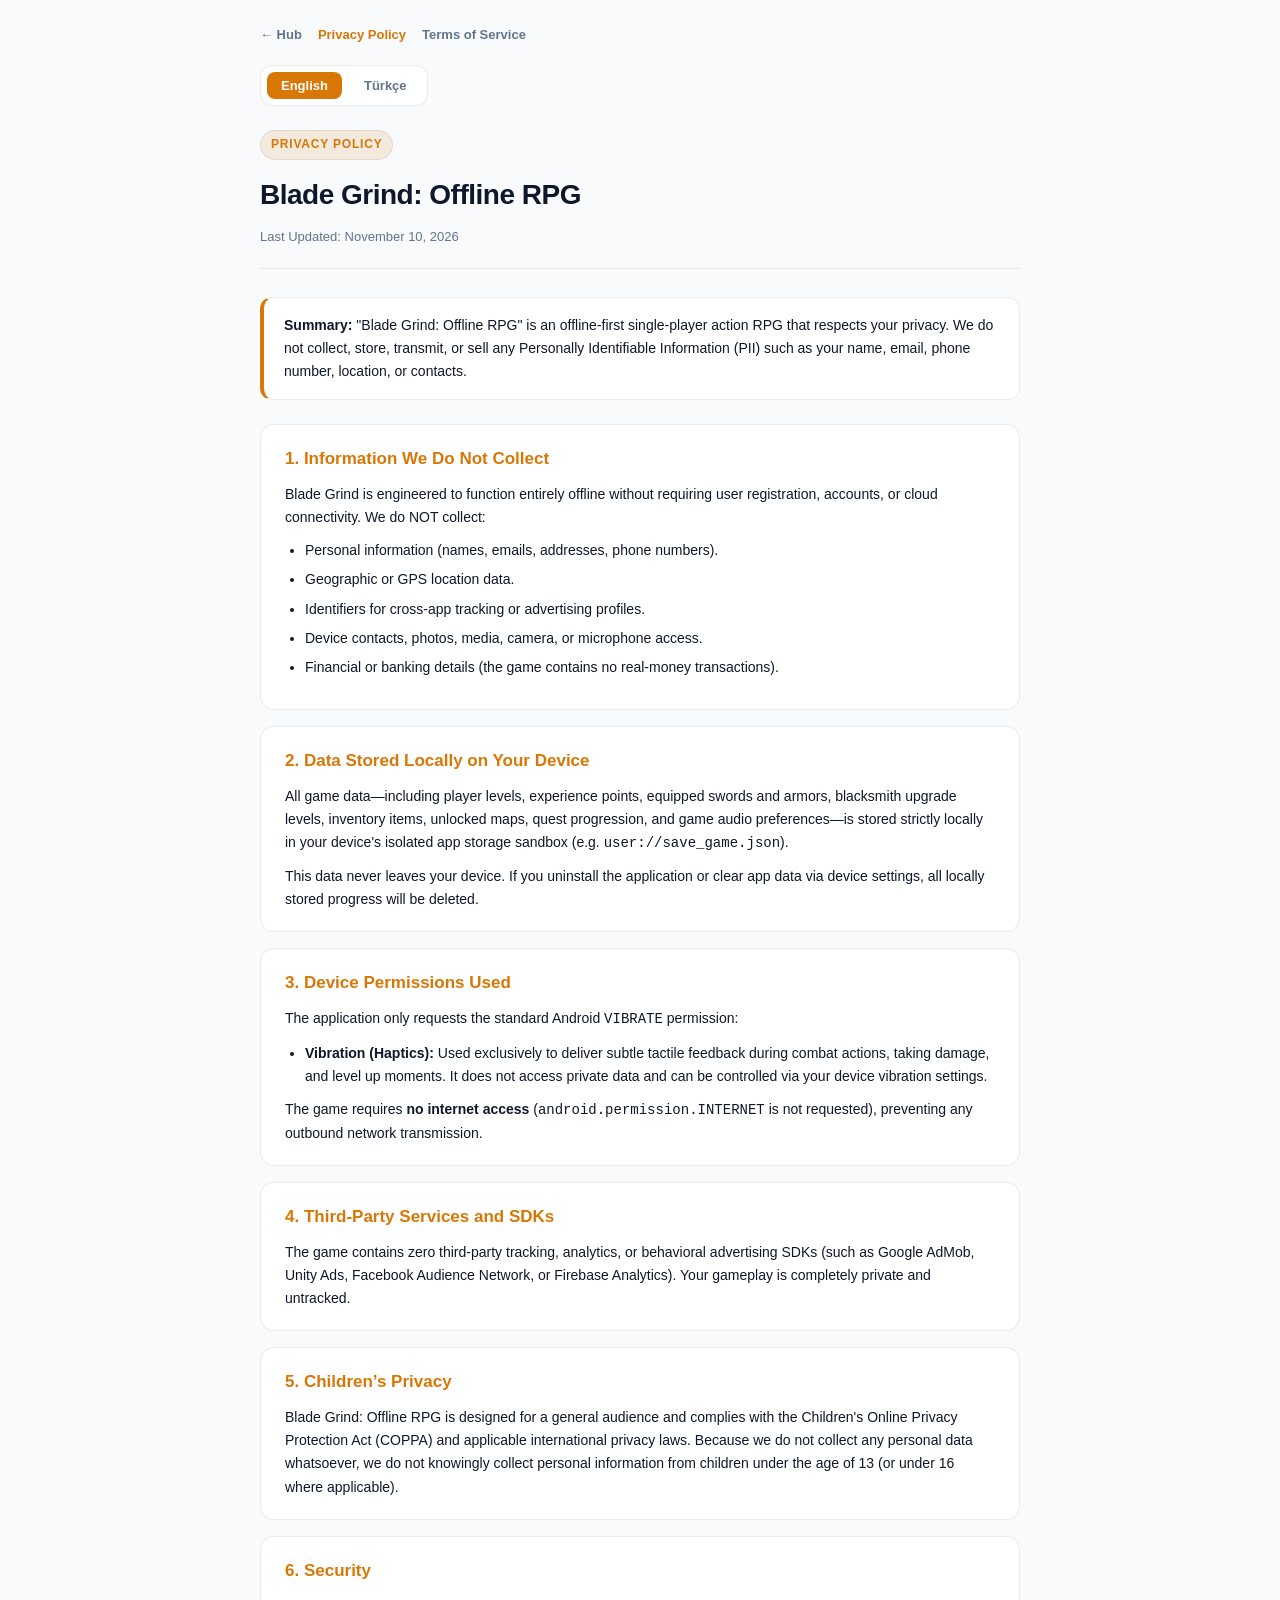
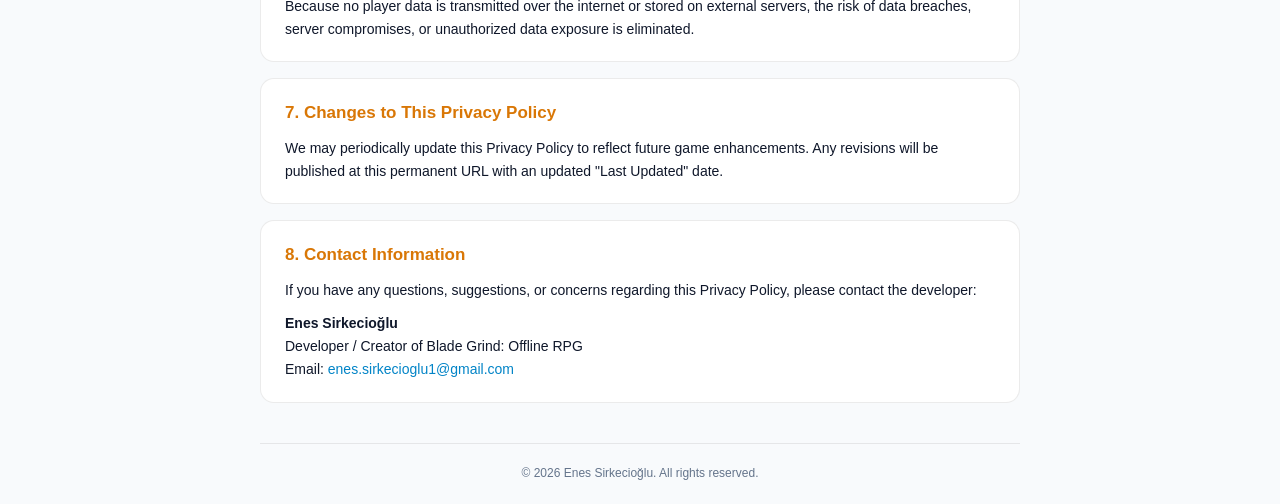
<file: blade-grind/privacy.html>
<!DOCTYPE html>
<html lang="en">
<head>
    <meta charset="UTF-8">
    <meta name="viewport" content="width=device-width, initial-scale=1.0">
    <title>Blade Grind: Offline RPG - Privacy Policy / Gizlilik Politikası</title>
    <style>
        :root {
            --bg-color: #0b0f17;
            --surface-color: #131a26;
            --surface-card: #1c2536;
            --primary: #f59e0b;
            --primary-glow: rgba(245, 158, 11, 0.15);
            --text-main: #f0f4fc;
            --text-muted: #94a3b8;
            --border-color: rgba(255, 255, 255, 0.08);
            --accent: #38bdf8;
        }
        @media (prefers-color-scheme: light) {
            :root {
                --bg-color: #f8fafc;
                --surface-color: #ffffff;
                --surface-card: #f1f5f9;
                --primary: #d97706;
                --primary-glow: rgba(217, 119, 6, 0.12);
                --text-main: #0f172a;
                --text-muted: #64748b;
                --border-color: rgba(0, 0, 0, 0.08);
                --accent: #0284c7;
            }
        }
        * { box-sizing: border-box; margin: 0; padding: 0; }
        body {
            font-family: -apple-system, BlinkMacSystemFont, "Segoe UI", Roboto, Helvetica, Arial, sans-serif;
            background-color: var(--bg-color);
            color: var(--text-main);
            line-height: 1.65;
            padding: 24px 16px;
        }
        .container {
            max-width: 760px;
            margin: 0 auto;
        }
        .nav-links {
            display: flex;
            gap: 16px;
            margin-bottom: 20px;
            font-size: 13px;
        }
        .nav-links a {
            color: var(--text-muted);
            text-decoration: none;
            font-weight: 600;
        }
        .nav-links a:hover, .nav-links a.active {
            color: var(--primary);
        }
        .lang-switcher {
            display: flex;
            gap: 8px;
            margin-bottom: 24px;
            background: var(--surface-color);
            padding: 6px;
            border-radius: 12px;
            border: 1px solid var(--border-color);
            width: fit-content;
        }
        .lang-btn {
            background: transparent;
            border: none;
            color: var(--text-muted);
            font-size: 13px;
            font-weight: 600;
            padding: 6px 14px;
            border-radius: 8px;
            cursor: pointer;
            transition: all 0.2s ease;
        }
        .lang-btn.active {
            background: var(--primary);
            color: #ffffff;
        }
        header {
            margin-bottom: 28px;
            padding-bottom: 20px;
            border-bottom: 1px solid var(--border-color);
        }
        .badge {
            display: inline-block;
            background: var(--primary-glow);
            color: var(--primary);
            font-size: 12px;
            font-weight: 700;
            text-transform: uppercase;
            letter-spacing: 0.8px;
            padding: 4px 10px;
            border-radius: 999px;
            margin-bottom: 12px;
            border: 1px solid var(--border-color);
        }
        h1 {
            font-size: 28px;
            font-weight: 800;
            letter-spacing: -0.5px;
            margin-bottom: 8px;
        }
        .date {
            font-size: 13px;
            color: var(--text-muted);
        }
        .summary-card {
            background: var(--surface-color);
            border: 1px solid var(--border-color);
            border-left: 4px solid var(--primary);
            border-radius: 12px;
            padding: 16px 20px;
            margin-bottom: 24px;
            font-size: 14px;
        }
        section {
            background: var(--surface-color);
            border: 1px solid var(--border-color);
            border-radius: 14px;
            padding: 20px 24px;
            margin-bottom: 16px;
        }
        h2 {
            font-size: 17px;
            font-weight: 700;
            color: var(--primary);
            margin-bottom: 10px;
        }
        p {
            font-size: 14px;
            margin-bottom: 10px;
        }
        p:last-child {
            margin-bottom: 0;
        }
        ul {
            padding-left: 20px;
            font-size: 14px;
            margin-bottom: 10px;
        }
        li {
            margin-bottom: 6px;
        }
        footer {
            margin-top: 40px;
            text-align: center;
            font-size: 12px;
            color: var(--text-muted);
            border-top: 1px solid var(--border-color);
            padding-top: 20px;
        }
        .lang-content {
            display: none;
        }
        .lang-content.active {
            display: block;
        }
        a {
            color: var(--accent);
            text-decoration: none;
        }
        a:hover {
            text-decoration: underline;
        }
    </style>
</head>
<body>
    <div class="container">
        <div class="nav-links">
            <a href="index.html">← Hub</a>
            <a href="privacy.html" class="active">Privacy Policy</a>
            <a href="terms.html">Terms of Service</a>
        </div>

        <div class="lang-switcher">
            <button class="lang-btn" id="btn-en" onclick="setLanguage('en')">English</button>
            <button class="lang-btn" id="btn-tr" onclick="setLanguage('tr')">Türkçe</button>
        </div>

        <!-- ENGLISH CONTENT -->
        <div id="content-en" class="lang-content">
            <header>
                <span class="badge">Privacy Policy</span>
                <h1>Blade Grind: Offline RPG</h1>
                <p class="date">Last Updated: November 10, 2026</p>
            </header>

            <div class="summary-card">
                <strong>Summary:</strong> "Blade Grind: Offline RPG" is an offline-first single-player action RPG that respects your privacy. We do not collect, store, transmit, or sell any Personally Identifiable Information (PII) such as your name, email, phone number, location, or contacts.
            </div>

            <section>
                <h2>1. Information We Do Not Collect</h2>
                <p>Blade Grind is engineered to function entirely offline without requiring user registration, accounts, or cloud connectivity. We do NOT collect:</p>
                <ul>
                    <li>Personal information (names, emails, addresses, phone numbers).</li>
                    <li>Geographic or GPS location data.</li>
                    <li>Identifiers for cross-app tracking or advertising profiles.</li>
                    <li>Device contacts, photos, media, camera, or microphone access.</li>
                    <li>Financial or banking details (the game contains no real-money transactions).</li>
                </ul>
            </section>

            <section>
                <h2>2. Data Stored Locally on Your Device</h2>
                <p>All game data—including player levels, experience points, equipped swords and armors, blacksmith upgrade levels, inventory items, unlocked maps, quest progression, and game audio preferences—is stored strictly locally in your device's isolated app storage sandbox (e.g. <code>user://save_game.json</code>).</p>
                <p>This data never leaves your device. If you uninstall the application or clear app data via device settings, all locally stored progress will be deleted.</p>
            </section>

            <section>
                <h2>3. Device Permissions Used</h2>
                <p>The application only requests the standard Android <code>VIBRATE</code> permission:</p>
                <ul>
                    <li><strong>Vibration (Haptics):</strong> Used exclusively to deliver subtle tactile feedback during combat actions, taking damage, and level up moments. It does not access private data and can be controlled via your device vibration settings.</li>
                </ul>
                <p>The game requires <strong>no internet access</strong> (<code>android.permission.INTERNET</code> is not requested), preventing any outbound network transmission.</p>
            </section>

            <section>
                <h2>4. Third-Party Services and SDKs</h2>
                <p>The game contains zero third-party tracking, analytics, or behavioral advertising SDKs (such as Google AdMob, Unity Ads, Facebook Audience Network, or Firebase Analytics). Your gameplay is completely private and untracked.</p>
            </section>

            <section>
                <h2>5. Children’s Privacy</h2>
                <p>Blade Grind: Offline RPG is designed for a general audience and complies with the Children's Online Privacy Protection Act (COPPA) and applicable international privacy laws. Because we do not collect any personal data whatsoever, we do not knowingly collect personal information from children under the age of 13 (or under 16 where applicable).</p>
            </section>

            <section>
                <h2>6. Security</h2>
                <p>Because no player data is transmitted over the internet or stored on external servers, the risk of data breaches, server compromises, or unauthorized data exposure is eliminated.</p>
            </section>

            <section>
                <h2>7. Changes to This Privacy Policy</h2>
                <p>We may periodically update this Privacy Policy to reflect future game enhancements. Any revisions will be published at this permanent URL with an updated "Last Updated" date.</p>
            </section>

            <section>
                <h2>8. Contact Information</h2>
                <p>If you have any questions, suggestions, or concerns regarding this Privacy Policy, please contact the developer:</p>
                <p><strong>Enes Sirkecioğlu</strong><br>
                Developer / Creator of Blade Grind: Offline RPG<br>
                Email: <a href="mailto:enes.sirkecioglu1@gmail.com">enes.sirkecioglu1@gmail.com</a></p>
            </section>
        </div>

        <!-- TURKISH CONTENT -->
        <div id="content-tr" class="lang-content">
            <header>
                <span class="badge">Gizlilik Politikası</span>
                <h1>Blade Grind: Offline RPG</h1>
                <p class="date">Son Güncelleme: 10 Kasım 2026</p>
            </header>

            <div class="summary-card">
                <strong>Özet:</strong> "Blade Grind: Offline RPG", kullanıcı gizliliğine tam saygı duyan, çevrimdışı (offline) tek oyunculu bir aksiyon RPG oyunudur. Adınız, e-posta adresiniz, konumunuz, telefon numaranız veya rehberiniz dahil olmak üzere hiçbir Kişisel Olarak Tanımlanabilir Bilgiyi (PII) toplamıyoruz, saklamıyoruz ve üçüncü taraflarla paylaşmıyoruz.
            </div>

            <section>
                <h2>1. Toplamadığımız Veriler</h2>
                <p>Blade Grind, tamamen internet bağlantısı olmadan çalışmak üzere geliştirilmiştir. Oyunumuz:</p>
                <ul>
                    <li>İsim, e-posta, telefon veya adres gibi kişisel kimlik bilgilerini toplamaz.</li>
                    <li>GPS veya yaklaşık konum verisi takip etmez.</li>
                    <li>Uygulamalar arası takip, kişiselleştirilmiş reklam profillemesi yapmaz.</li>
                    <li>Kamera, mikrofon, galeri veya rehber erişimi talep etmez.</li>
                    <li>Finansal veya ödeme bilgisi istemez (oyun içinde gerçek para ile satın alım bulunmaz).</li>
                </ul>
            </section>

            <section>
                <h2>2. Cihazınızda Yerel Olarak Saklanan Veriler</h2>
                <p>Karakter seviyeniz, eşyalarınız, demirci yükseltmeleriniz, altın ve elmas miktarı, harita ilerlemeniz ve ses ayarlarınız yalnızca cihazınızın kendi güvenli yerel depolama alanında saklanır.</p>
                <p>Bu veriler hiçbir şekilde cihazınızın dışına aktarılmaz. Uygulamayı sildiğinizde veya cihaz ayarlarından uygulama verilerini temizlediğinizde bu yerel kayıtlar cihazınızdan silinir.</p>
            </section>

            <section>
                <h2>3. Kullanılan Cihaz İzinleri</h2>
                <p>Uygulama yalnızca standart Android titreşim iznini (<code>VIBRATE</code>) kullanır:</p>
                <ul>
                    <li><strong>Titreşim İzni:</strong> Yalnızca savaş anlarında, hasar alındığında ve seviye atlama efektlerinde dokunsal geri bildirim sağlamak amacıyla kullanılır. Hiçbir özel veriye erişemez.</li>
                </ul>
                <p>Oyunda internet izni (<code>INTERNET</code>) talep edilmediği için uygulamanın dışarıya herhangi bir veri göndermesi teknik olarak mümkün değildir.</p>
            </section>

            <section>
                <h2>4. Üçüncü Taraf SDK'lar ve Reklamlar</h2>
                <p>Oyunumuz hiçbir üçüncü taraf reklam ağı (AdMob, Unity Ads vb.) veya analitik/takip SDK'sı (Firebase, GameAnalytics vb.) içermez. Oyun deneyiminiz tamamen özel ve bağımsızdır.</p>
            </section>

            <section>
                <h2>5. Çocukların Gizliliği</h2>
                <p>Blade Grind: Offline RPG genel kitleye hitap eder ve çocukların çevrimiçi gizliliğini koruma yasalarına (COPPA vb.) uygundur. Bilerek hiçbir yaş grubundan kişisel bilgi toplanmamaktadır.</p>
            </section>

            <section>
                <h2>6. Politika Güncellemeleri</h2>
                <p>Bu gizlilik politikası gerektiğinde güncellenebilir. Güncellemeler bu web adresi üzerinde tarih belirtilerek yayınlanacaktır.</p>
            </section>

            <section>
                <h2>7. İletişim</h2>
                <p>Gizlilik politikamız veya oyun hakkında her türlü soru ve geri bildiriminiz için doğrudan geliştiriciyle iletişime geçebilirsiniz:</p>
                <p><strong>Enes Sirkecioğlu</strong><br>
                Blade Grind Geliştiricisi<br>
                E-posta: <a href="mailto:enes.sirkecioglu1@gmail.com">enes.sirkecioglu1@gmail.com</a></p>
            </section>
        </div>

        <footer>
            &copy; 2026 Enes Sirkecioğlu. All rights reserved.
        </footer>
    </div>

    <script>
        function setLanguage(lang) {
            var validLangs = ['tr', 'en'];
            if (!validLangs.includes(lang)) { lang = 'en'; }
            
            document.querySelectorAll('.lang-content').forEach(function(el) {
                el.classList.remove('active');
            });
            document.querySelectorAll('.lang-btn').forEach(function(el) {
                el.classList.remove('active');
            });
            
            var targetContent = document.getElementById('content-' + lang);
            var targetBtn = document.getElementById('btn-' + lang);
            if (targetContent) targetContent.classList.add('active');
            if (targetBtn) targetBtn.classList.add('active');
            
            try {
                var url = new URL(window.location);
                url.searchParams.set('lang', lang);
                window.history.replaceState({}, '', url);
            } catch(e) {}
        }
        
        var params = new URLSearchParams(window.location.search);
        var initialLang = params.get('lang');
        if (!initialLang) {
            var browserLang = (navigator.language || 'en').substring(0, 2).toLowerCase();
            initialLang = (browserLang === 'tr') ? 'tr' : 'en';
        }
        setLanguage(initialLang);
    </script>
</body>
</html>
</file>
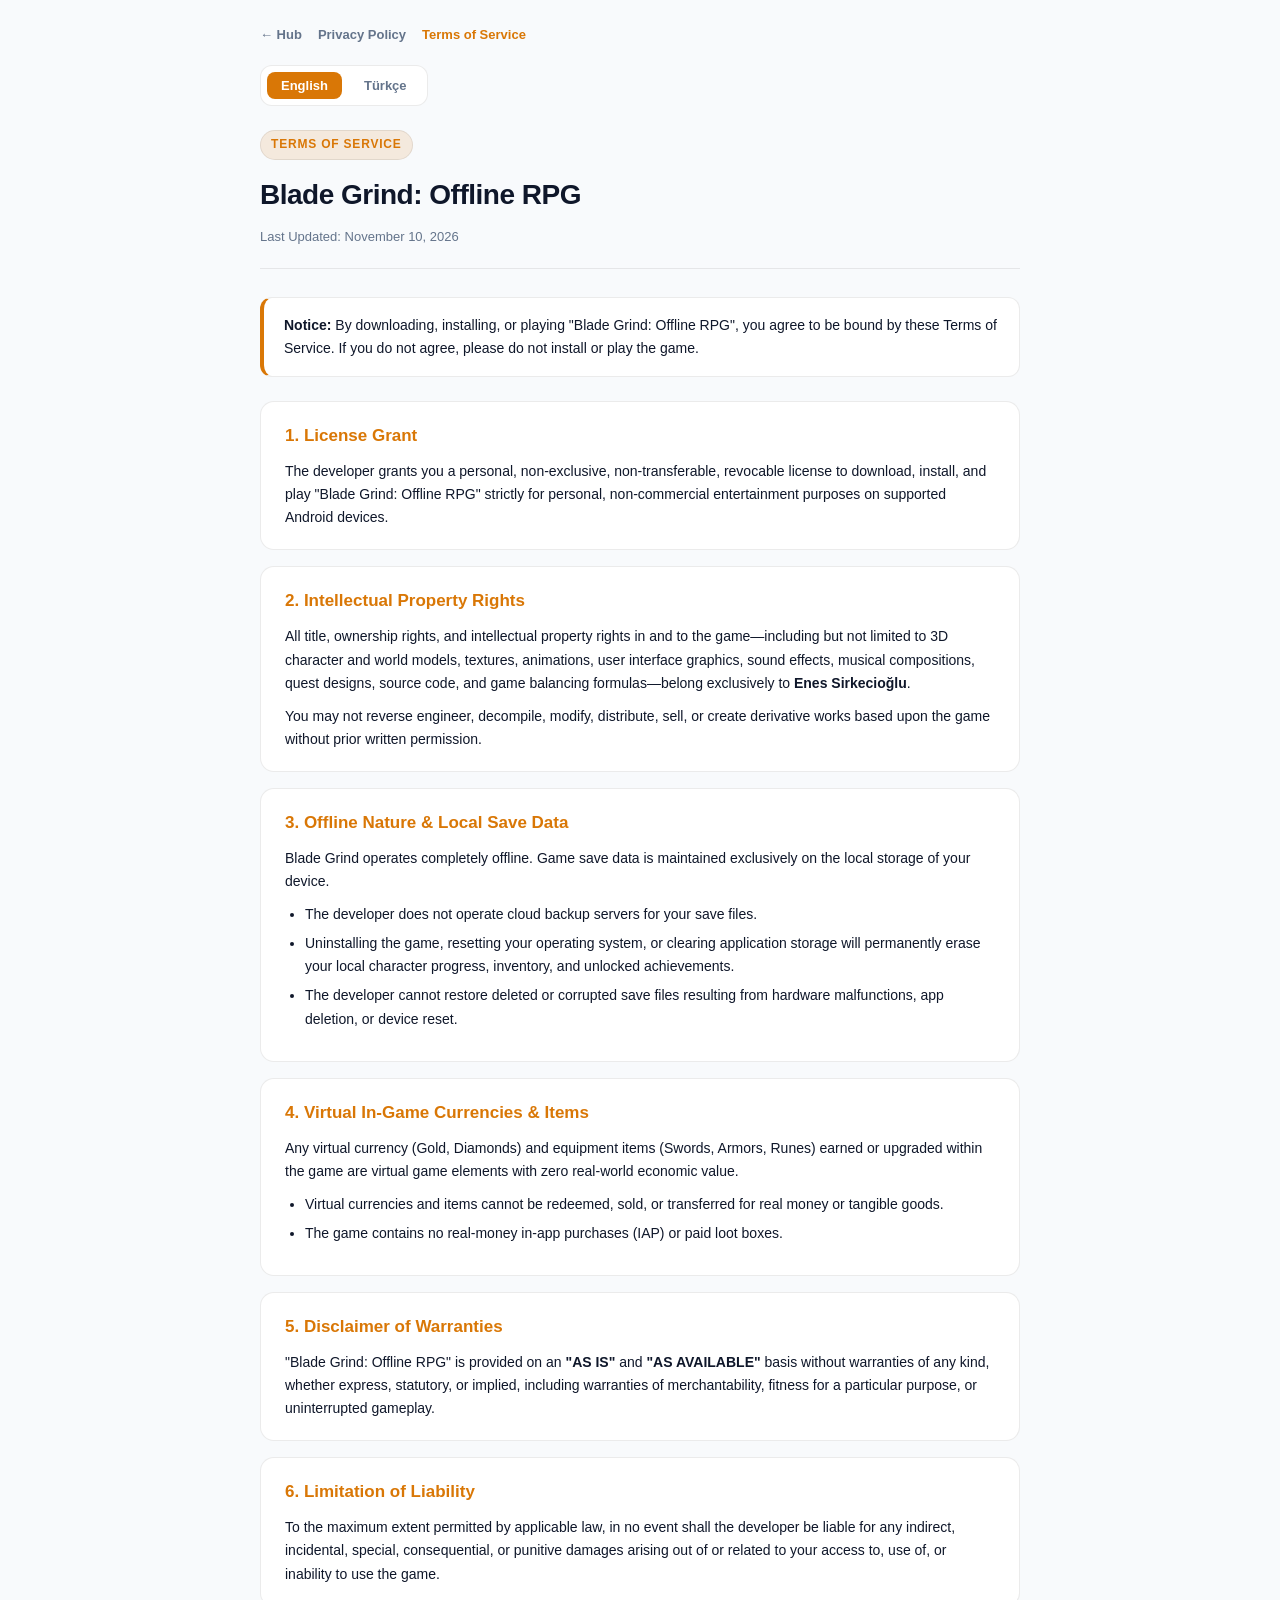
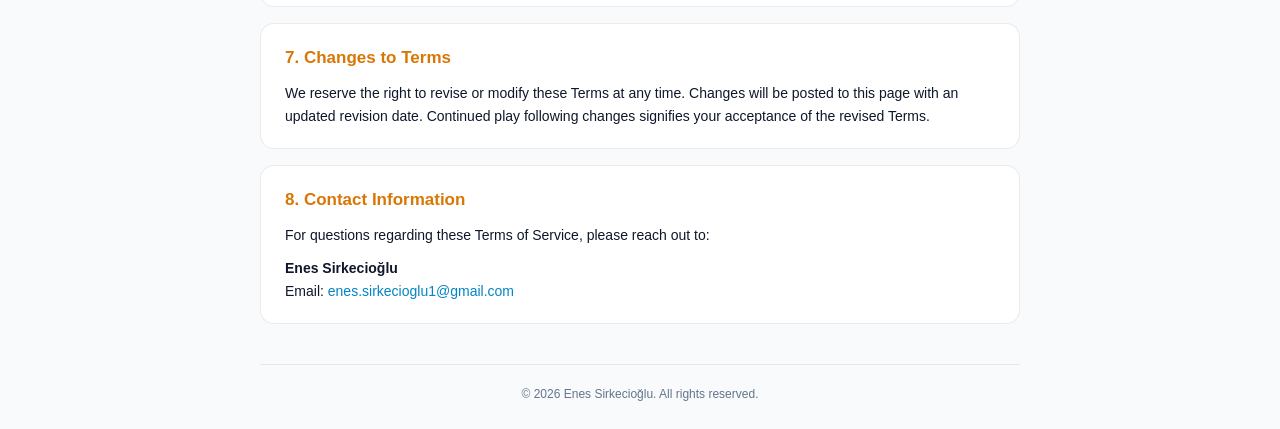
<file: blade-grind/terms.html>
<!DOCTYPE html>
<html lang="en">
<head>
    <meta charset="UTF-8">
    <meta name="viewport" content="width=device-width, initial-scale=1.0">
    <title>Blade Grind: Offline RPG - Terms of Service / Kullanım Koşulları</title>
    <style>
        :root {
            --bg-color: #0b0f17;
            --surface-color: #131a26;
            --surface-card: #1c2536;
            --primary: #f59e0b;
            --primary-glow: rgba(245, 158, 11, 0.15);
            --text-main: #f0f4fc;
            --text-muted: #94a3b8;
            --border-color: rgba(255, 255, 255, 0.08);
            --accent: #38bdf8;
        }
        @media (prefers-color-scheme: light) {
            :root {
                --bg-color: #f8fafc;
                --surface-color: #ffffff;
                --surface-card: #f1f5f9;
                --primary: #d97706;
                --primary-glow: rgba(217, 119, 6, 0.12);
                --text-main: #0f172a;
                --text-muted: #64748b;
                --border-color: rgba(0, 0, 0, 0.08);
                --accent: #0284c7;
            }
        }
        * { box-sizing: border-box; margin: 0; padding: 0; }
        body {
            font-family: -apple-system, BlinkMacSystemFont, "Segoe UI", Roboto, Helvetica, Arial, sans-serif;
            background-color: var(--bg-color);
            color: var(--text-main);
            line-height: 1.65;
            padding: 24px 16px;
        }
        .container {
            max-width: 760px;
            margin: 0 auto;
        }
        .nav-links {
            display: flex;
            gap: 16px;
            margin-bottom: 20px;
            font-size: 13px;
        }
        .nav-links a {
            color: var(--text-muted);
            text-decoration: none;
            font-weight: 600;
        }
        .nav-links a:hover, .nav-links a.active {
            color: var(--primary);
        }
        .lang-switcher {
            display: flex;
            gap: 8px;
            margin-bottom: 24px;
            background: var(--surface-color);
            padding: 6px;
            border-radius: 12px;
            border: 1px solid var(--border-color);
            width: fit-content;
        }
        .lang-btn {
            background: transparent;
            border: none;
            color: var(--text-muted);
            font-size: 13px;
            font-weight: 600;
            padding: 6px 14px;
            border-radius: 8px;
            cursor: pointer;
            transition: all 0.2s ease;
        }
        .lang-btn.active {
            background: var(--primary);
            color: #ffffff;
        }
        header {
            margin-bottom: 28px;
            padding-bottom: 20px;
            border-bottom: 1px solid var(--border-color);
        }
        .badge {
            display: inline-block;
            background: var(--primary-glow);
            color: var(--primary);
            font-size: 12px;
            font-weight: 700;
            text-transform: uppercase;
            letter-spacing: 0.8px;
            padding: 4px 10px;
            border-radius: 999px;
            margin-bottom: 12px;
            border: 1px solid var(--border-color);
        }
        h1 {
            font-size: 28px;
            font-weight: 800;
            letter-spacing: -0.5px;
            margin-bottom: 8px;
        }
        .date {
            font-size: 13px;
            color: var(--text-muted);
        }
        .summary-card {
            background: var(--surface-color);
            border: 1px solid var(--border-color);
            border-left: 4px solid var(--primary);
            border-radius: 12px;
            padding: 16px 20px;
            margin-bottom: 24px;
            font-size: 14px;
        }
        section {
            background: var(--surface-color);
            border: 1px solid var(--border-color);
            border-radius: 14px;
            padding: 20px 24px;
            margin-bottom: 16px;
        }
        h2 {
            font-size: 17px;
            font-weight: 700;
            color: var(--primary);
            margin-bottom: 10px;
        }
        p {
            font-size: 14px;
            margin-bottom: 10px;
        }
        p:last-child {
            margin-bottom: 0;
        }
        ul {
            padding-left: 20px;
            font-size: 14px;
            margin-bottom: 10px;
        }
        li {
            margin-bottom: 6px;
        }
        footer {
            margin-top: 40px;
            text-align: center;
            font-size: 12px;
            color: var(--text-muted);
            border-top: 1px solid var(--border-color);
            padding-top: 20px;
        }
        .lang-content {
            display: none;
        }
        .lang-content.active {
            display: block;
        }
        a {
            color: var(--accent);
            text-decoration: none;
        }
        a:hover {
            text-decoration: underline;
        }
    </style>
</head>
<body>
    <div class="container">
        <div class="nav-links">
            <a href="index.html">← Hub</a>
            <a href="privacy.html">Privacy Policy</a>
            <a href="terms.html" class="active">Terms of Service</a>
        </div>

        <div class="lang-switcher">
            <button class="lang-btn" id="btn-en" onclick="setLanguage('en')">English</button>
            <button class="lang-btn" id="btn-tr" onclick="setLanguage('tr')">Türkçe</button>
        </div>

        <!-- ENGLISH CONTENT -->
        <div id="content-en" class="lang-content">
            <header>
                <span class="badge">Terms of Service</span>
                <h1>Blade Grind: Offline RPG</h1>
                <p class="date">Last Updated: November 10, 2026</p>
            </header>

            <div class="summary-card">
                <strong>Notice:</strong> By downloading, installing, or playing "Blade Grind: Offline RPG", you agree to be bound by these Terms of Service. If you do not agree, please do not install or play the game.
            </div>

            <section>
                <h2>1. License Grant</h2>
                <p>The developer grants you a personal, non-exclusive, non-transferable, revocable license to download, install, and play "Blade Grind: Offline RPG" strictly for personal, non-commercial entertainment purposes on supported Android devices.</p>
            </section>

            <section>
                <h2>2. Intellectual Property Rights</h2>
                <p>All title, ownership rights, and intellectual property rights in and to the game—including but not limited to 3D character and world models, textures, animations, user interface graphics, sound effects, musical compositions, quest designs, source code, and game balancing formulas—belong exclusively to <strong>Enes Sirkecioğlu</strong>.</p>
                <p>You may not reverse engineer, decompile, modify, distribute, sell, or create derivative works based upon the game without prior written permission.</p>
            </section>

            <section>
                <h2>3. Offline Nature & Local Save Data</h2>
                <p>Blade Grind operates completely offline. Game save data is maintained exclusively on the local storage of your device.</p>
                <ul>
                    <li>The developer does not operate cloud backup servers for your save files.</li>
                    <li>Uninstalling the game, resetting your operating system, or clearing application storage will permanently erase your local character progress, inventory, and unlocked achievements.</li>
                    <li>The developer cannot restore deleted or corrupted save files resulting from hardware malfunctions, app deletion, or device reset.</li>
                </ul>
            </section>

            <section>
                <h2>4. Virtual In-Game Currencies & Items</h2>
                <p>Any virtual currency (Gold, Diamonds) and equipment items (Swords, Armors, Runes) earned or upgraded within the game are virtual game elements with zero real-world economic value.</p>
                <ul>
                    <li>Virtual currencies and items cannot be redeemed, sold, or transferred for real money or tangible goods.</li>
                    <li>The game contains no real-money in-app purchases (IAP) or paid loot boxes.</li>
                </ul>
            </section>

            <section>
                <h2>5. Disclaimer of Warranties</h2>
                <p>"Blade Grind: Offline RPG" is provided on an <strong>"AS IS"</strong> and <strong>"AS AVAILABLE"</strong> basis without warranties of any kind, whether express, statutory, or implied, including warranties of merchantability, fitness for a particular purpose, or uninterrupted gameplay.</p>
            </section>

            <section>
                <h2>6. Limitation of Liability</h2>
                <p>To the maximum extent permitted by applicable law, in no event shall the developer be liable for any indirect, incidental, special, consequential, or punitive damages arising out of or related to your access to, use of, or inability to use the game.</p>
            </section>

            <section>
                <h2>7. Changes to Terms</h2>
                <p>We reserve the right to revise or modify these Terms at any time. Changes will be posted to this page with an updated revision date. Continued play following changes signifies your acceptance of the revised Terms.</p>
            </section>

            <section>
                <h2>8. Contact Information</h2>
                <p>For questions regarding these Terms of Service, please reach out to:</p>
                <p><strong>Enes Sirkecioğlu</strong><br>
                Email: <a href="mailto:enes.sirkecioglu1@gmail.com">enes.sirkecioglu1@gmail.com</a></p>
            </section>
        </div>

        <!-- TURKISH CONTENT -->
        <div id="content-tr" class="lang-content">
            <header>
                <span class="badge">Kullanım Koşulları</span>
                <h1>Blade Grind: Offline RPG</h1>
                <p class="date">Son Güncelleme: 10 Kasım 2026</p>
            </header>

            <div class="summary-card">
                <strong>Bildirim:</strong> "Blade Grind: Offline RPG" oyununu indirerek, yükleyerek veya oynayarak bu Kullanım Koşulları'nı kabul etmiş sayılırsınız. Şartları kabul etmiyorsanız lütfen oyunu yüklemeyiniz ve oynamayınız.
            </div>

            <section>
                <h2>1. Lisans Hakkı</h2>
                <p>Geliştirici, oyunu yalnızca kişisel, ticari olmayan eğlence amacıyla uyumlu Android cihazlarda çalıştırmanız için size münhasır olmayan, devredilemez ve geri alınabilir sınırlı bir kullanım lisansı verir.</p>
            </section>

            <section>
                <h2>2. Fikri Mülkiyet Hakları</h2>
                <p>Oyunun tüm mülkiyeti ve fikri hakları (3B modeller, dokular, ses efektleri, müzikler, kullanıcı arayüzü tasarımları, görev akışları ve yazılım kaynak kodu) <strong>Enes Sirkecioğlu</strong>'na aittir.</p>
                <p>Oyun kodlarının tersine mühendislikle çözülmesi, izinsiz dağıtılması, satılması veya türev eserler üretilmesi yasaktır.</p>
            </section>

            <section>
                <h2>3. Çevrimdışı Çalışma ve Yerel Kayıt Dosyaları</h2>
                <p>Blade Grind tamamen çevrimdışı çalışan bir oyundur. İlerlemeniz yalnızca cihazınızın kendi yerel belleğinde saklanır:</p>
                <ul>
                    <li>Geliştirici harici bir bulut kayıt sunucusu barındırmamaktadır.</li>
                    <li>Uygulamayı silmeniz veya cihaz verilerini temizlemeniz durumunda kayıtlı karakter verileriniz ve eşyalarınız kalıcı olarak silinir.</li>
                    <li>Cihaz arızası, işletim sistemi sıfırlama veya silme nedeniyle kaybolan kayıt dosyalarının geliştirici tarafından geri getirilmesi teknik olarak mümkün değildir.</li>
                </ul>
            </section>

            <section>
                <h2>4. Oyun İçi Sanal Para ve Eşyalar</h2>
                <p>Oyun içinde kazanılan altın, elmas, kılıç, zırh veya yükseltmeler yalnızca oyun içi eğlence amaçlı sanal öğelerdir.</p>
                <ul>
                    <li>Bu sanal öğelerin hiçbir gerçek ekonomik veya nakit değeri yoktur; satılamaz veya devredilemez.</li>
                    <li>Oyunda gerçek para ile satış (IAP / oyun içi satın alma) bulunmamaktadır.</li>
                </ul>
            </section>

            <section>
                <h2>5. Sorumluluk Reddi</h2>
                <p>Oyun "OLDUĞU GİBİ" (AS IS) esasıyla sunulmaktadır. Geliştirici, oyunun tüm cihazlarda kesintisiz veya tamamen hatasız çalışacağına dair zımni veya sarih bir garanti vermez.</p>
            </section>

            <section>
                <h2>6. Sorumluluğun Sınırlandırılması</h2>
                <p>Yürürlükteki mevzuatın izin verdiği azami ölçüde geliştirici, oyunun kullanımından kaynaklanan dolaylı, arızi veya netice kabilinden doğan zararlardan sorumlu tutulamaz.</p>
            </section>

            <section>
                <h2>7. Koşullarda Değişiklik</h2>
                <p>Geliştirici bu koşulları dilediği zaman güncelleme hakkını saklı tutar. Güncellemeler bu bağlantı altında yayınlandığı andan itibaren yürürlüğe girer.</p>
            </section>

            <section>
                <h2>8. İletişim</h2>
                <p>Kullanım koşullarıyla ilgili sorularınız için iletişime geçebilirsiniz:</p>
                <p><strong>Enes Sirkecioğlu</strong><br>
                E-posta: <a href="mailto:enes.sirkecioglu1@gmail.com">enes.sirkecioglu1@gmail.com</a></p>
            </section>
        </div>

        <footer>
            &copy; 2026 Enes Sirkecioğlu. All rights reserved.
        </footer>
    </div>

    <script>
        function setLanguage(lang) {
            var validLangs = ['tr', 'en'];
            if (!validLangs.includes(lang)) { lang = 'en'; }
            
            document.querySelectorAll('.lang-content').forEach(function(el) {
                el.classList.remove('active');
            });
            document.querySelectorAll('.lang-btn').forEach(function(el) {
                el.classList.remove('active');
            });
            
            var targetContent = document.getElementById('content-' + lang);
            var targetBtn = document.getElementById('btn-' + lang);
            if (targetContent) targetContent.classList.add('active');
            if (targetBtn) targetBtn.classList.add('active');
            
            try {
                var url = new URL(window.location);
                url.searchParams.set('lang', lang);
                window.history.replaceState({}, '', url);
            } catch(e) {}
        }
        
        var params = new URLSearchParams(window.location.search);
        var initialLang = params.get('lang');
        if (!initialLang) {
            var browserLang = (navigator.language || 'en').substring(0, 2).toLowerCase();
            initialLang = (browserLang === 'tr') ? 'tr' : 'en';
        }
        setLanguage(initialLang);
    </script>
</body>
</html>
</file>
<file: style.css>
body {
    font-family: 'Arial', sans-serif;
    color: #333;
    background-color: #fff;
    margin: 0;
    padding: 0;
    text-align: center;
}

header, footer {
    background-color: #f8f8f8;
    padding: 20px;
}

header h1 {
    margin: 0;
    color: #000;
}

header p, footer p {
    color: #666;
}

#work-projects, #personal-projects {
    margin: 40px 0;
}

h2 {
    color: #333;
}

ul {
    list-style-type: none;
    padding: 0;
}

li {
    margin-bottom: 10px;
}

a {
    text-decoration: none;
    color: #007BFF;
}

footer p a {
    text-decoration: none;
    color: #007BFF;
}
</file>
